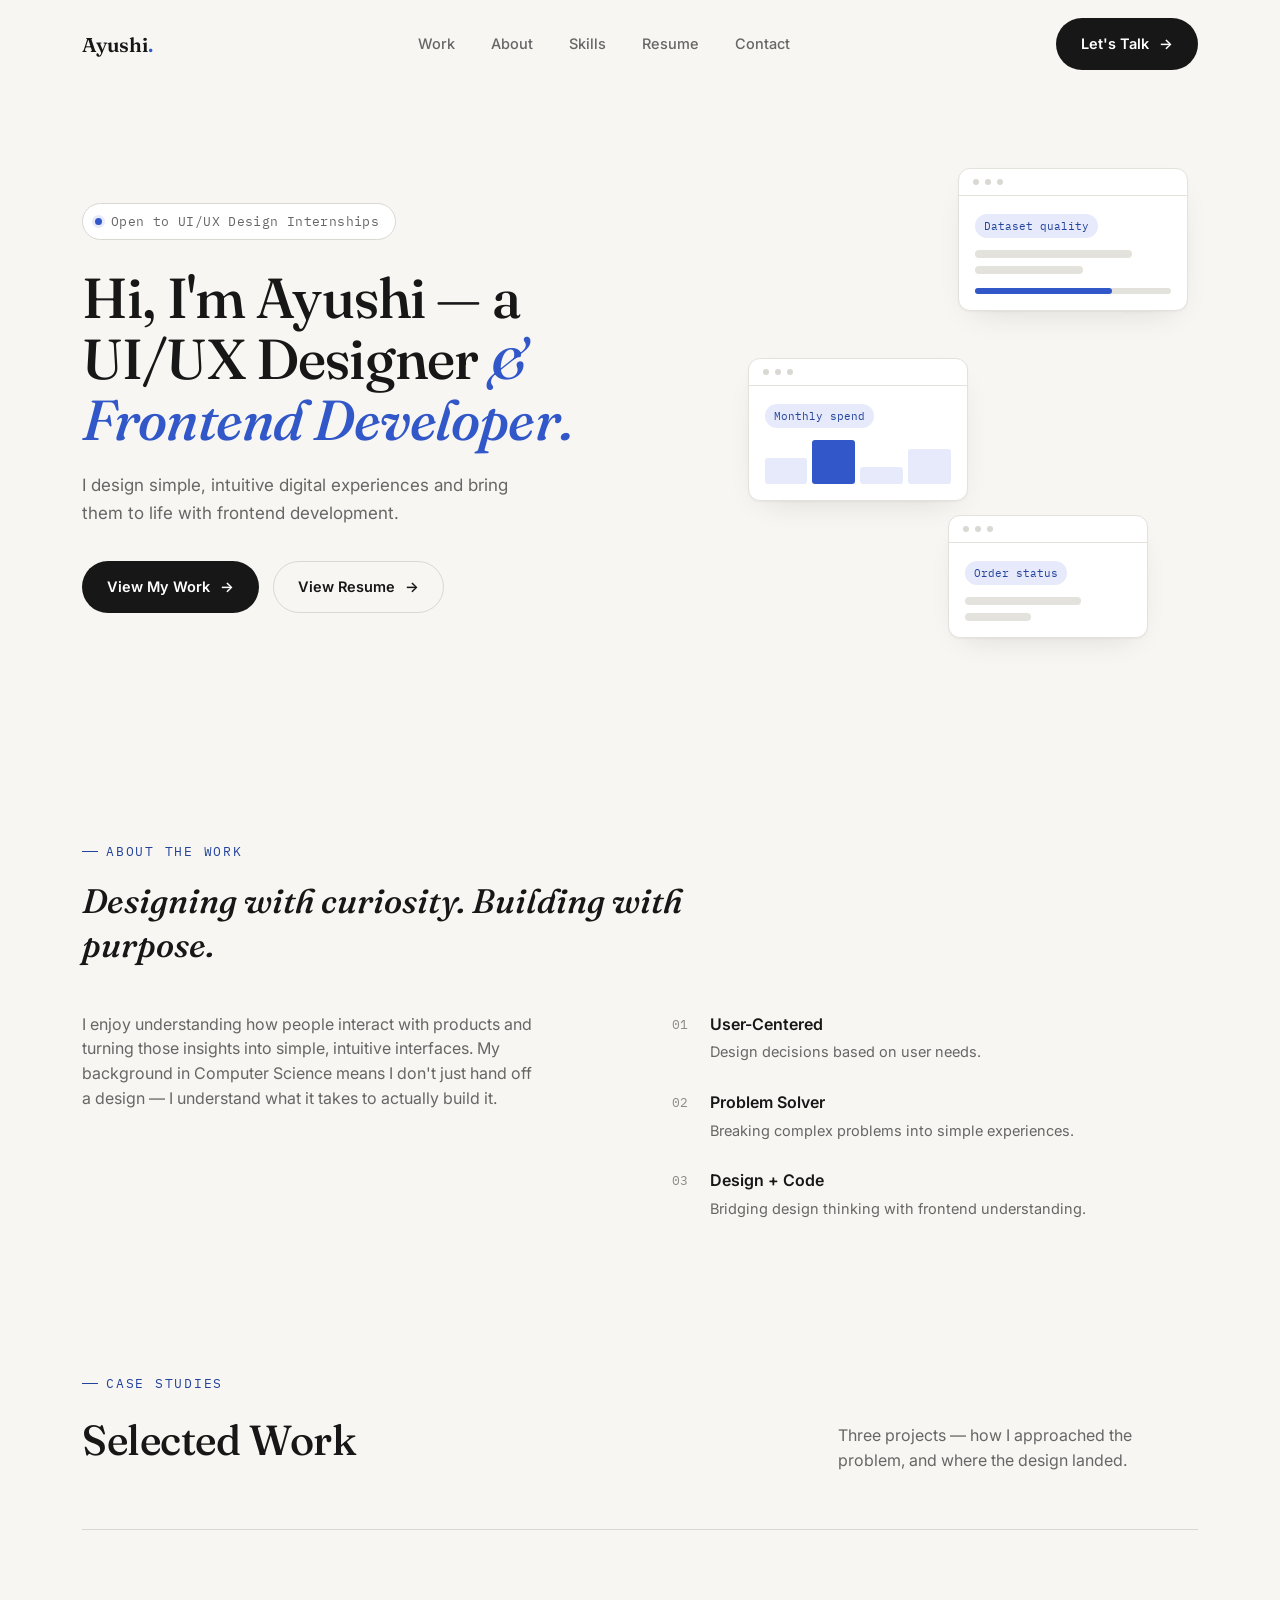
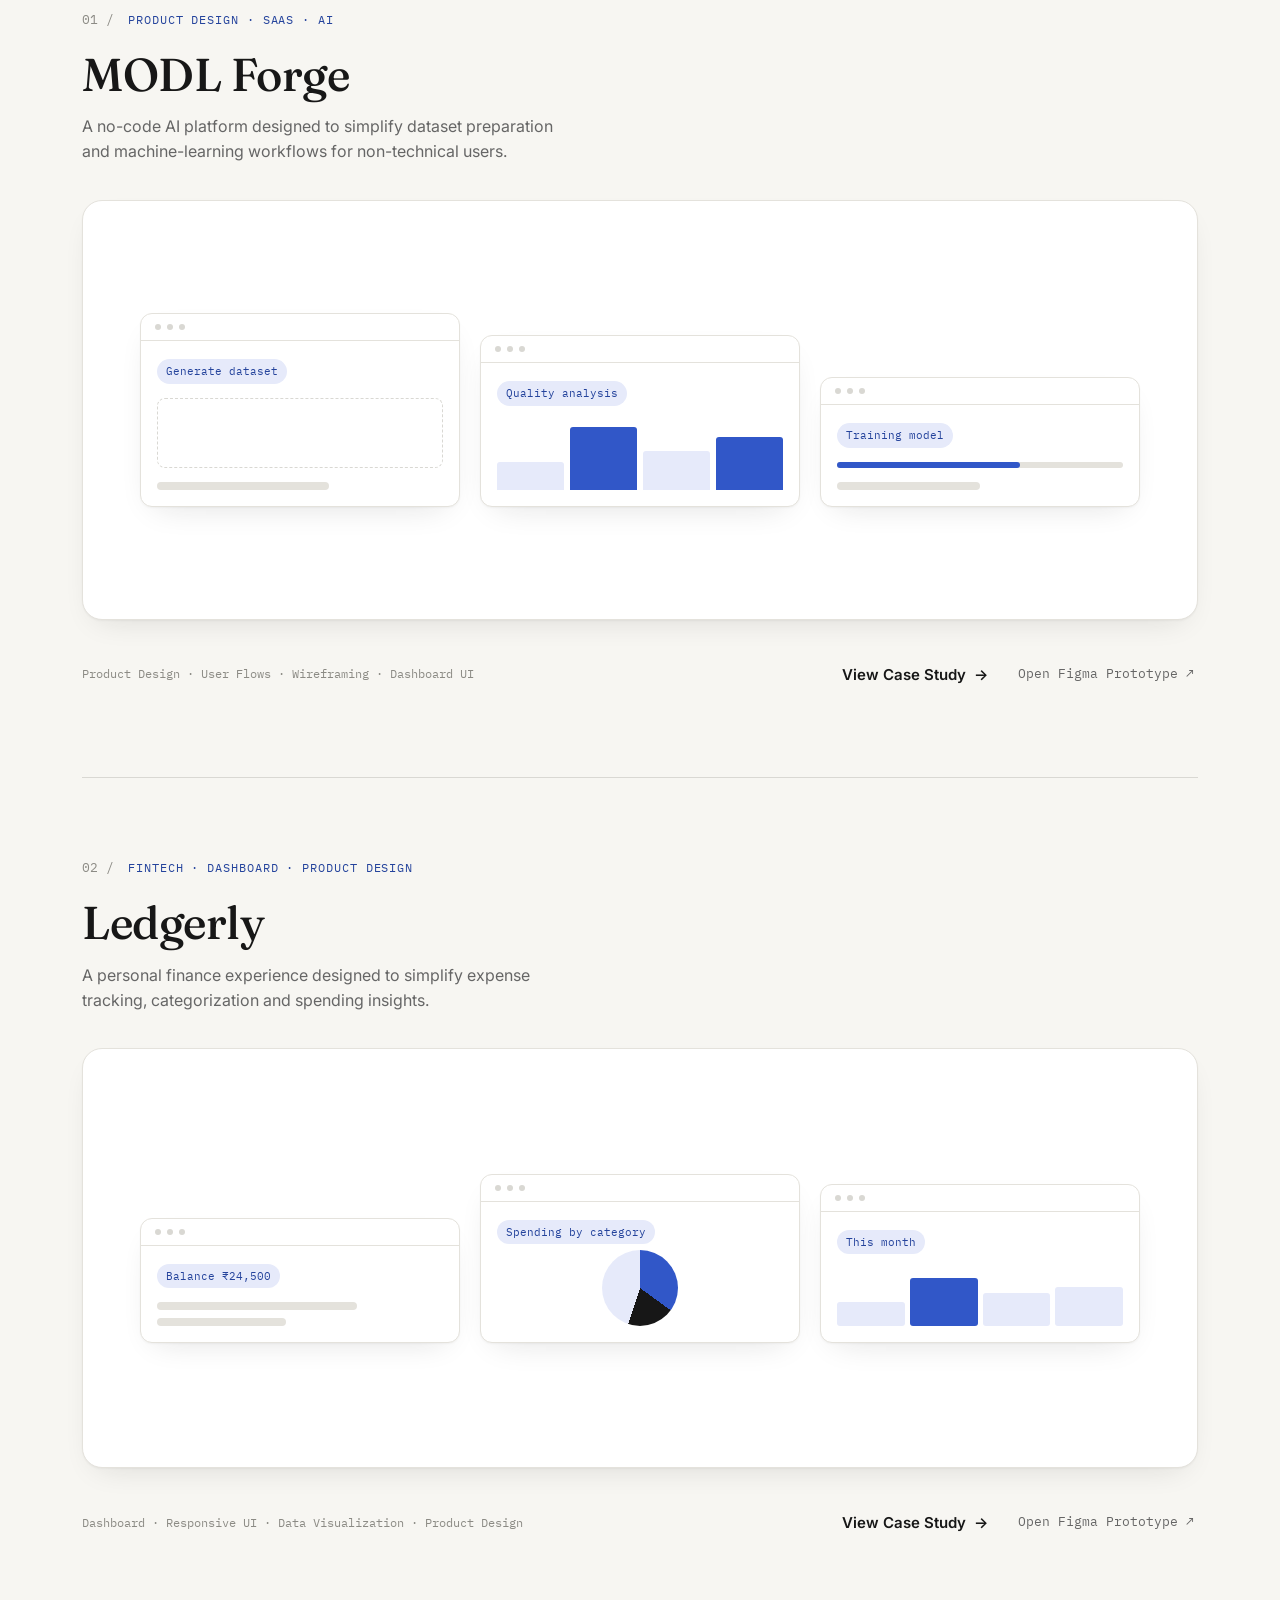
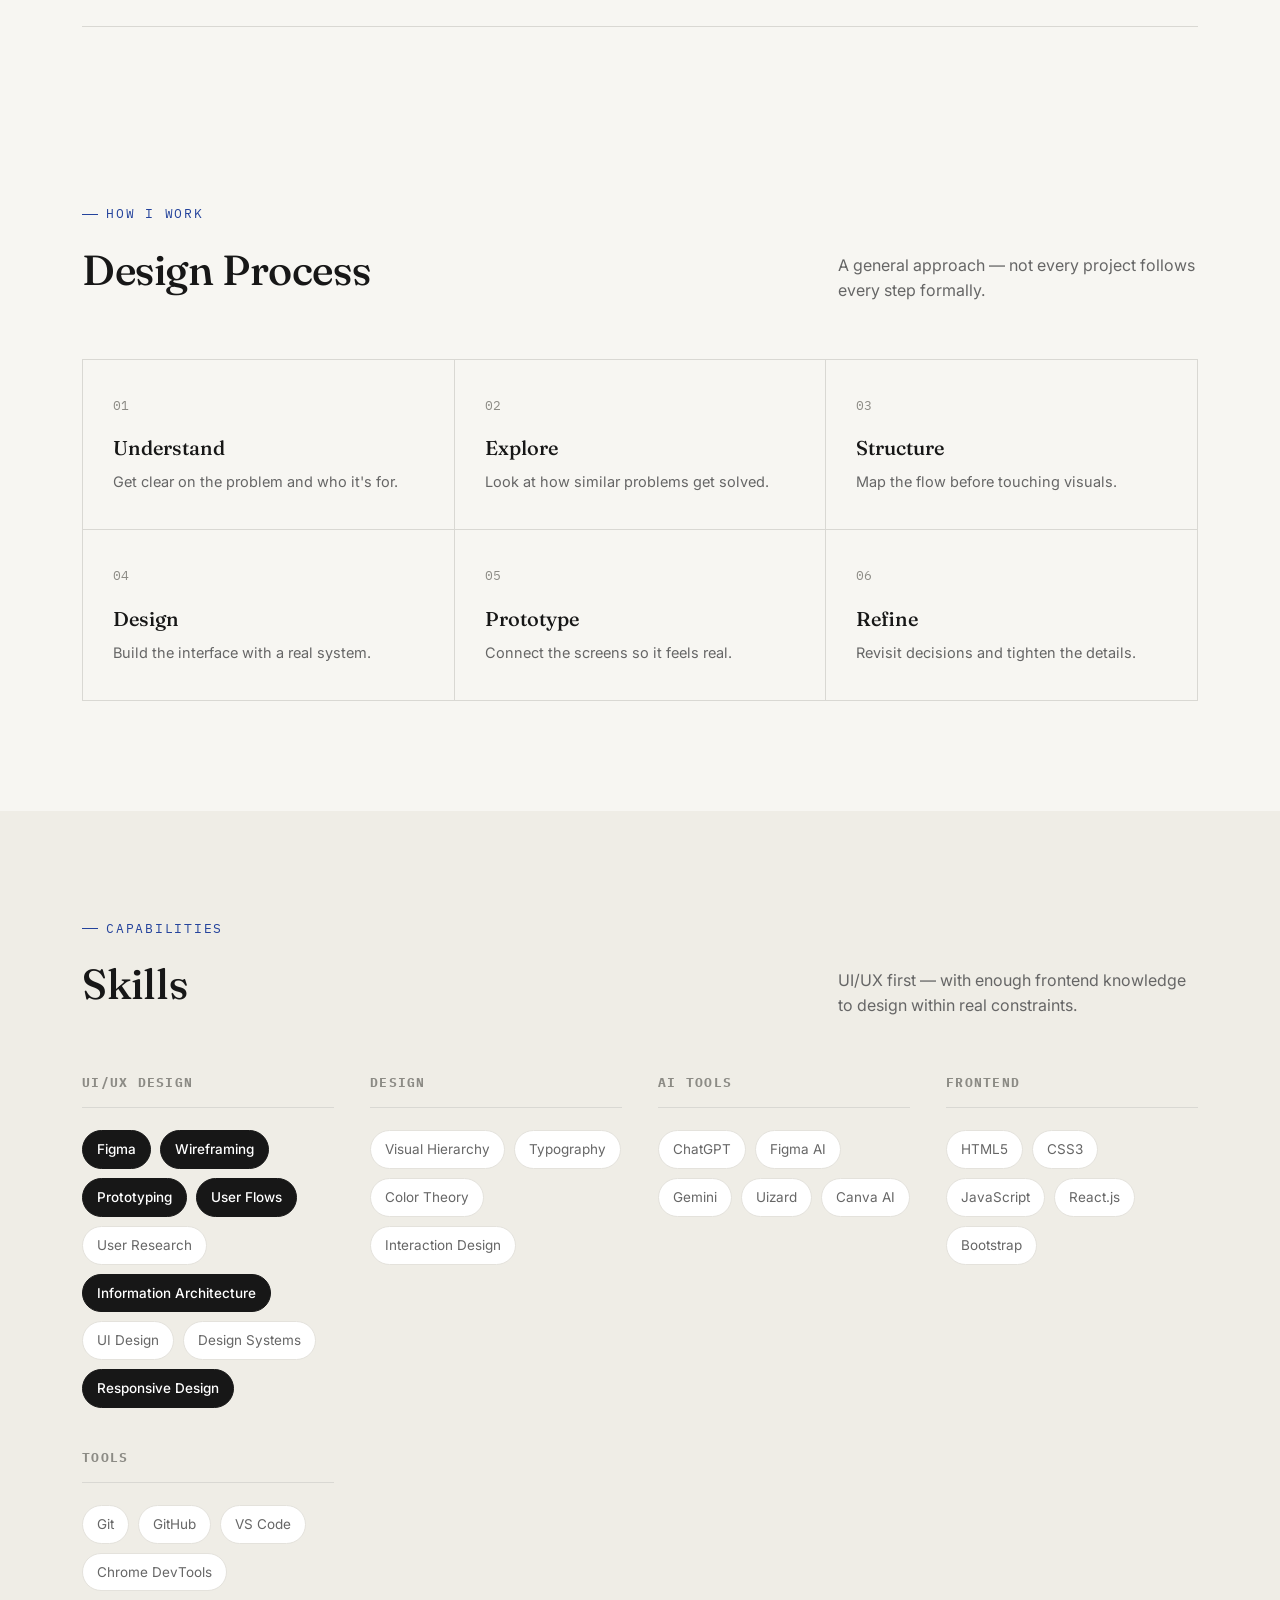
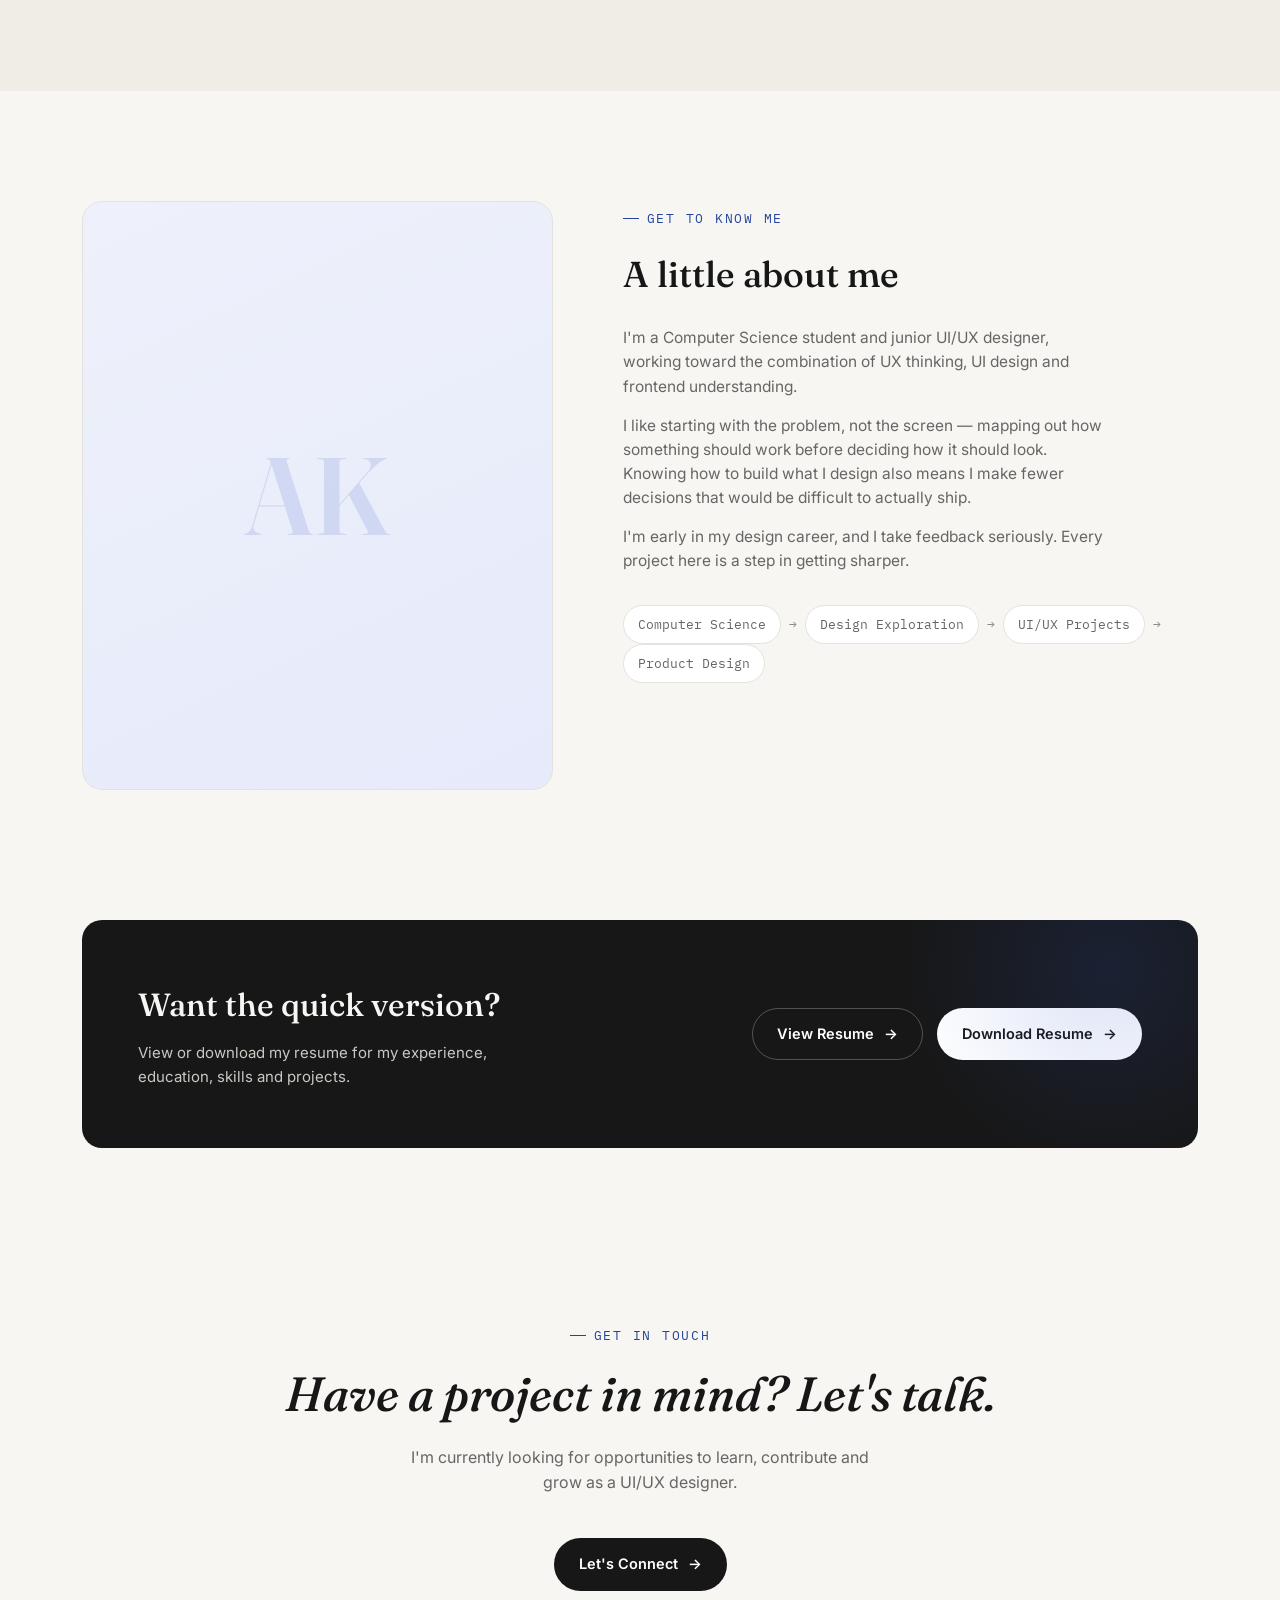
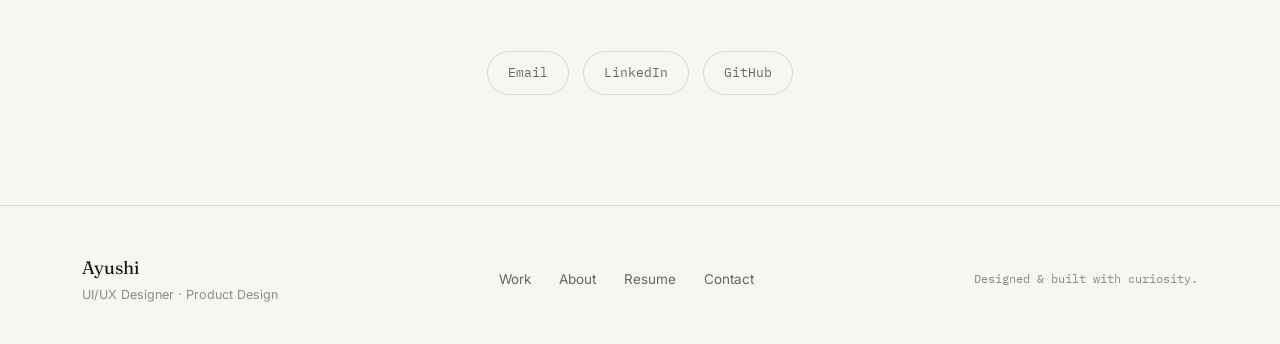
<file: index.html>
<!DOCTYPE html>
<html lang="en">
<head>
<meta charset="UTF-8">
<meta name="viewport" content="width=device-width, initial-scale=1.0">
<title>Ayushi — UI/UX Designer &amp; Frontend Developer</title>
<meta name="description" content="Ayushi — UI/UX Designer &amp; Frontend Developer. Case studies in SaaS dashboard design, fintech UX and mobile product design.">
<link rel="preconnect" href="https://fonts.googleapis.com">
<link rel="preconnect" href="https://fonts.gstatic.com" crossorigin>
<link href="https://fonts.googleapis.com/css2?family=Fraunces:ital,opsz,wght@0,9..144,400;0,9..144,500;0,9..144,600;1,9..144,500&family=Inter:wght@400;500;600;700&family=IBM+Plex+Mono:wght@400;500&display=swap" rel="stylesheet">
<link rel="stylesheet" href="style.css">
</head>
<body>

<!-- ============ NAV ============ -->
<nav class="nav">
  <div class="wrap nav-inner">
    <a href="#top" class="nav-logo">Ayushi<span>.</span></a>
    <div class="nav-links">
      <a href="#work">Work</a>
      <a href="#about">About</a>
      <a href="#skills">Skills</a>
      <a href="#resume">Resume</a>
      <a href="#contact">Contact</a>
    </div>
    <div class="nav-cta">
      <a href="#contact" class="btn btn-primary">Let's Talk <span class="btn-arrow">→</span></a>
      <button class="nav-burger" aria-label="Open menu" aria-expanded="false">
        <span></span><span></span><span></span>
      </button>
    </div>
  </div>
</nav>

<div class="mobile-menu" id="mobileMenu">
  <a href="#work">Work</a>
  <a href="#about">About</a>
  <a href="#skills">Skills</a>
  <a href="#resume">Resume</a>
  <a href="#contact">Contact</a>
  <a href="#contact" class="btn btn-primary">Let's Talk <span class="btn-arrow">→</span></a>
</div>

<main id="top">

  <!-- ============ HERO ============ -->
  <section class="hero">
    <div class="wrap hero-grid">
      <div>
        <span class="badge"><span class="dot"></span> Open to UI/UX Design Internships</span>
        <h1 class="hero-title reveal">Hi, I'm Ayushi — a UI/UX Designer <em>&amp; Frontend Developer.</em></h1>
        <p class="hero-sub reveal">I design simple, intuitive digital experiences and bring them to life with frontend development.</p>
        <div class="hero-actions reveal">
          <a href="#work" class="btn btn-primary">View My Work <span class="btn-arrow">→</span></a>
          <a href="#resume" class="btn btn-ghost">View Resume <span class="btn-arrow">→</span></a>
        </div>
      </div>

      <div class="hero-visual reveal">
        <div class="mock-stack">
          <div class="screen hero-card hero-card--1">
            <div class="screen-head"><i></i><i></i><i></i></div>
            <div class="screen-body">
              <span class="chip">Dataset quality</span>
              <div class="bar" style="width:80%;margin-top:12px"></div>
              <div class="bar" style="width:55%"></div>
              <div class="progress-track" style="margin-top:14px"><div class="progress-fill" style="width:70%"></div></div>
            </div>
          </div>
          <div class="screen hero-card hero-card--2">
            <div class="screen-head"><i></i><i></i><i></i></div>
            <div class="screen-body">
              <span class="chip">Monthly spend</span>
              <div style="display:flex;align-items:flex-end;gap:5px;height:44px;margin-top:12px">
                <div style="flex:1;height:60%;background:var(--accent-pale);border-radius:3px"></div>
                <div style="flex:1;height:100%;background:var(--accent);border-radius:3px"></div>
                <div style="flex:1;height:40%;background:var(--accent-pale);border-radius:3px"></div>
                <div style="flex:1;height:80%;background:var(--accent-pale);border-radius:3px"></div>
              </div>
            </div>
          </div>
          <div class="screen hero-card hero-card--3">
            <div class="screen-head"><i></i><i></i><i></i></div>
            <div class="screen-body">
              <span class="chip">Order status</span>
              <div class="bar" style="width:70%;margin-top:12px"></div>
              <div class="bar" style="width:40%"></div>
            </div>
          </div>
        </div>
      </div>
    </div>
  </section>

  <!-- ============ QUICK INTRO ============ -->
  <section class="intro">
    <div class="wrap">
      <div class="intro-head reveal">
        <span class="eyebrow">About the work</span>
        <h2 style="margin-top:18px">Designing with curiosity. Building with purpose.</h2>
      </div>
      <div class="intro-body">
        <p class="intro-text reveal">I enjoy understanding how people interact with products and turning those insights into simple, intuitive interfaces. My background in Computer Science means I don't just hand off a design — I understand what it takes to actually build it.</p>
        <div class="intro-highlights reveal-stagger">
          <div class="highlight reveal" style="--i:0">
            <span class="highlight-num">01</span>
            <div><h3>User-Centered</h3><p>Design decisions based on user needs.</p></div>
          </div>
          <div class="highlight reveal" style="--i:1">
            <span class="highlight-num">02</span>
            <div><h3>Problem Solver</h3><p>Breaking complex problems into simple experiences.</p></div>
          </div>
          <div class="highlight reveal" style="--i:2">
            <span class="highlight-num">03</span>
            <div><h3>Design + Code</h3><p>Bridging design thinking with frontend understanding.</p></div>
          </div>
        </div>
      </div>
    </div>
  </section>

  <!-- ============ SELECTED WORK ============ -->
  <section class="work" id="work">
    <div class="wrap">
      <div class="section-head reveal">
        <div>
          <span class="eyebrow">Case studies</span>
          <h2>Selected Work</h2>
        </div>
        <p>Three projects — how I approached the problem, and where the design landed.</p>
      </div>

      <div class="work-list">

        <!-- MODL Forge -->
        <article class="work-block reveal">
          <div class="work-block-head">
            <div class="work-eyebrow">
              <span class="num">01 /</span>
              <span class="cat">Product Design · SaaS · AI</span>
            </div>
            <h3 class="work-title">MODL Forge</h3>
            <p class="work-desc">A no-code AI platform designed to simplify dataset preparation and machine-learning workflows for non-technical users.</p>
          </div>

          <div class="work-visual viz-modl">
            <div class="screens-row">
              <div class="screen">
                <div class="screen-head"><i></i><i></i><i></i></div>
                <div class="screen-body">
                  <span class="chip">Generate dataset</span>
                  <div style="border:1.5px dashed var(--line);border-radius:8px;height:70px;margin-top:14px"></div>
                  <div class="bar" style="margin-top:14px;width:60%"></div>
                </div>
              </div>
              <div class="screen">
                <div class="screen-head"><i></i><i></i><i></i></div>
                <div class="screen-body">
                  <span class="chip">Quality analysis</span>
                  <div class="chart-row"><div class="chart-bar" style="height:40%"></div><div class="chart-bar hi" style="height:90%"></div><div class="chart-bar" style="height:55%"></div><div class="chart-bar hi" style="height:75%"></div></div>
                </div>
              </div>
              <div class="screen">
                <div class="screen-head"><i></i><i></i><i></i></div>
                <div class="screen-body">
                  <span class="chip">Training model</span>
                  <div class="progress-track"><div class="progress-fill" style="width:64%"></div></div>
                  <div class="bar" style="margin-top:14px;width:50%"></div>
                </div>
              </div>
            </div>
          </div>

          <div class="work-foot">
            <span class="work-tools">Product Design · User Flows · Wireframing · Dashboard UI</span>
            <div class="work-actions">
              <a href="case-study-modl-forge.html" class="work-link">View Case Study <span class="btn-arrow">→</span></a>
              <a href="https://www.figma.com/proto/oGThOvsB5RGAtahysd8KXV/MODL-Forge-%E2%80%94-UI-UX-Design?t=FHy4yyKguEXQuQ1P-1" target="_blank" rel="noopener noreferrer" class="figma-btn" data-figma="modlForge">Open Figma Prototype ↗</a>
            </div>
          </div>
        </article>

        <!-- Ledgerly -->
        <article class="work-block reveal">
          <div class="work-block-head">
            <div class="work-eyebrow">
              <span class="num">02 /</span>
              <span class="cat">Fintech · Dashboard · Product Design</span>
            </div>
            <h3 class="work-title">Ledgerly</h3>
            <p class="work-desc">A personal finance experience designed to simplify expense tracking, categorization and spending insights.</p>
          </div>

          <div class="work-visual viz-ledgerly">
            <div class="screens-row">
              <div class="screen">
                <div class="screen-head"><i></i><i></i><i></i></div>
                <div class="screen-body">
                  <span class="chip">Balance ₹24,500</span>
                  <div class="bar" style="margin-top:14px;width:70%"></div>
                  <div class="bar" style="width:45%"></div>
                </div>
              </div>
              <div class="screen">
                <div class="screen-head"><i></i><i></i><i></i></div>
                <div class="screen-body">
                  <span class="chip">Spending by category</span>
                  <div class="donut"></div>
                </div>
              </div>
              <div class="screen">
                <div class="screen-head"><i></i><i></i><i></i></div>
                <div class="screen-body">
                  <span class="chip">This month</span>
                  <div style="display:flex;align-items:flex-end;gap:5px;height:60px;margin-top:12px">
                    <div style="flex:1;height:40%;background:var(--accent-pale);border-radius:3px"></div>
                    <div style="flex:1;height:80%;background:var(--accent);border-radius:3px"></div>
                    <div style="flex:1;height:55%;background:var(--accent-pale);border-radius:3px"></div>
                    <div style="flex:1;height:65%;background:var(--accent-pale);border-radius:3px"></div>
                  </div>
                </div>
              </div>
            </div>
          </div>

          <div class="work-foot">
            <span class="work-tools">Dashboard · Responsive UI · Data Visualization · Product Design</span>
            <div class="work-actions">
              <a href="case-study-ledgerly.html" class="work-link">View Case Study <span class="btn-arrow">→</span></a>
              <a href="https://www.figma.com/proto/wmGTj54l7tdTn5f6kbxDIk/Legderly-wireframe?node-id=1-3&t=SEIZBuk9KlmpDZgC-1" target="_blank" rel="noopener noreferrer" class="figma-btn" data-figma="ledgerly">Open Figma Prototype ↗</a>
            </div>
          </div>
        </article>

      </div>
    </div>
  </section>


     

  <!-- ============ DESIGN PROCESS ============ -->
  <section class="process">
    <div class="wrap">
      <div class="section-head reveal">
        <div>
          <span class="eyebrow">How I work</span>
          <h2>Design Process</h2>
        </div>
        <p>A general approach — not every project follows every step formally.</p>
      </div>

      <div class="process-grid reveal">
        <div class="process-step"><span class="process-num">01</span><h3>Understand</h3><p>Get clear on the problem and who it's for.</p></div>
        <div class="process-step"><span class="process-num">02</span><h3>Explore</h3><p>Look at how similar problems get solved.</p></div>
        <div class="process-step"><span class="process-num">03</span><h3>Structure</h3><p>Map the flow before touching visuals.</p></div>
        <div class="process-step"><span class="process-num">04</span><h3>Design</h3><p>Build the interface with a real system.</p></div>
        <div class="process-step"><span class="process-num">05</span><h3>Prototype</h3><p>Connect the screens so it feels real.</p></div>
        <div class="process-step"><span class="process-num">06</span><h3>Refine</h3><p>Revisit decisions and tighten the details.</p></div>
      </div>
    </div>
  </section>

  <!-- ============ SKILLS ============ -->
  <section class="skills" id="skills">
    <div class="wrap">
      <div class="section-head reveal">
        <div>
          <span class="eyebrow">Capabilities</span>
          <h2>Skills</h2>
        </div>
        <p>UI/UX first — with enough frontend knowledge to design within real constraints.</p>
      </div>

      <div class="skills-grid">
        <div class="skill-col reveal">
          <h3>UI/UX Design</h3>
          <div class="skill-tags">
            <span class="is-used">Figma</span>
            <span class="is-used">Wireframing</span>
            <span class="is-used">Prototyping</span>
            <span class="is-used">User Flows</span>
            <span>User Research</span>
            <span class="is-used">Information Architecture</span>
            <span>UI Design</span>
            <span>Design Systems</span>
            <span class="is-used">Responsive Design</span>
          </div>
        </div>
        <div class="skill-col reveal">
          <h3>Design</h3>
          <div class="skill-tags">
            <span>Visual Hierarchy</span>
            <span>Typography</span>
            <span>Color Theory</span>
            <span>Interaction Design</span>
          </div>
        </div>
        <div class="skill-col reveal">
          <h3>AI Tools</h3>
          <div class="skill-tags">
            <span>ChatGPT</span>
            <span>Figma AI</span>
            <span>Gemini</span>
            <span>Uizard</span>
            <span>Canva AI</span>
          </div>
        </div>
        <div class="skill-col reveal">
          <h3>Frontend</h3>
          <div class="skill-tags">
            <span>HTML5</span>
            <span>CSS3</span>
            <span>JavaScript</span>
            <span>React.js</span>
            <span>Bootstrap</span>
          </div>
        </div>
        <div class="skill-col reveal">
          <h3>Tools</h3>
          <div class="skill-tags">
            <span>Git</span>
            <span>GitHub</span>
            <span>VS Code</span>
            <span>Chrome DevTools</span>
          </div>
        </div>
      </div>
    </div>
  </section>

  <!-- ============ ABOUT ============ -->
  <section class="about" id="about">
    <div class="wrap about-grid">
      <div class="about-photo reveal"></div>
      <div class="reveal">
        <span class="eyebrow">Get to know me</span>
        <h2 style="margin-top:18px">A little about me</h2>
        <div class="about-text">
          <p>I'm a Computer Science student and junior UI/UX designer, working toward the combination of UX thinking, UI design and frontend understanding.</p>
          <p>I like starting with the problem, not the screen — mapping out how something should work before deciding how it should look. Knowing how to build what I design also means I make fewer decisions that would be difficult to actually ship.</p>
          <p>I'm early in my design career, and I take feedback seriously. Every project here is a step in getting sharper.</p>
        </div>
        <div class="about-timeline">
          <span>Computer Science</span><span class="arrow">→</span>
          <span>Design Exploration</span><span class="arrow">→</span>
          <span>UI/UX Projects</span><span class="arrow">→</span>
          <span>Product Design</span>
        </div>
      </div>
    </div>
  </section>

  <!-- ============ RESUME ============ -->
  <section class="resume" id="resume">
    <div class="wrap">
      <div class="resume-panel reveal">
        <div>
          <h2>Want the quick version?</h2>
          <p>View or download my resume for my experience, education, skills and projects.</p>
        </div>
        <div class="resume-actions">
          <a href="#" class="btn btn-ghost" data-resume>View Resume <span class="btn-arrow">→</span></a>
          <a href="#" class="btn btn-primary" data-resume>Download Resume <span class="btn-arrow">→</span></a>
        </div>
      </div>
    </div>
  </section>

  <!-- ============ CONTACT ============ -->
  <section class="contact" id="contact">
    <div class="wrap">
      <span class="eyebrow reveal">Get in touch</span>
      <h2 class="reveal" style="margin-top:20px">Have a project in mind? Let's talk.</h2>
      <p class="contact-sub reveal">I'm currently looking for opportunities to learn, contribute and grow as a UI/UX designer.</p>
      <div class="contact-cta reveal">
        <a href="mailto:ayushi.110718@gmail.com" class="btn btn-primary">Let's Connect <span class="btn-arrow">→</span></a>
      </div>
      <div class="contact-links reveal">
        <a href="mailto:ayushi.110718@gmail.com">Email</a>
        <a href="https://linkedin.com" target="_blank" rel="noopener">LinkedIn</a>
        <a href="https://github.com" target="_blank" rel="noopener">GitHub</a>
      </div>
    </div>
  </section>

</main>

<!-- ============ FOOTER ============ -->
<footer class="footer">
  <div class="wrap footer-inner">
    <div class="footer-brand">Ayushi<small>UI/UX Designer · Product Design</small></div>
    <div class="footer-links">
      <a href="#work">Work</a>
      <a href="#about">About</a>
      <a href="#resume">Resume</a>
      <a href="#contact">Contact</a>
    </div>
    <div class="footer-note">Designed &amp; built with curiosity.</div>
  </div>
</footer>

<script src="script.js"></script>
</body>
</html>
</file>
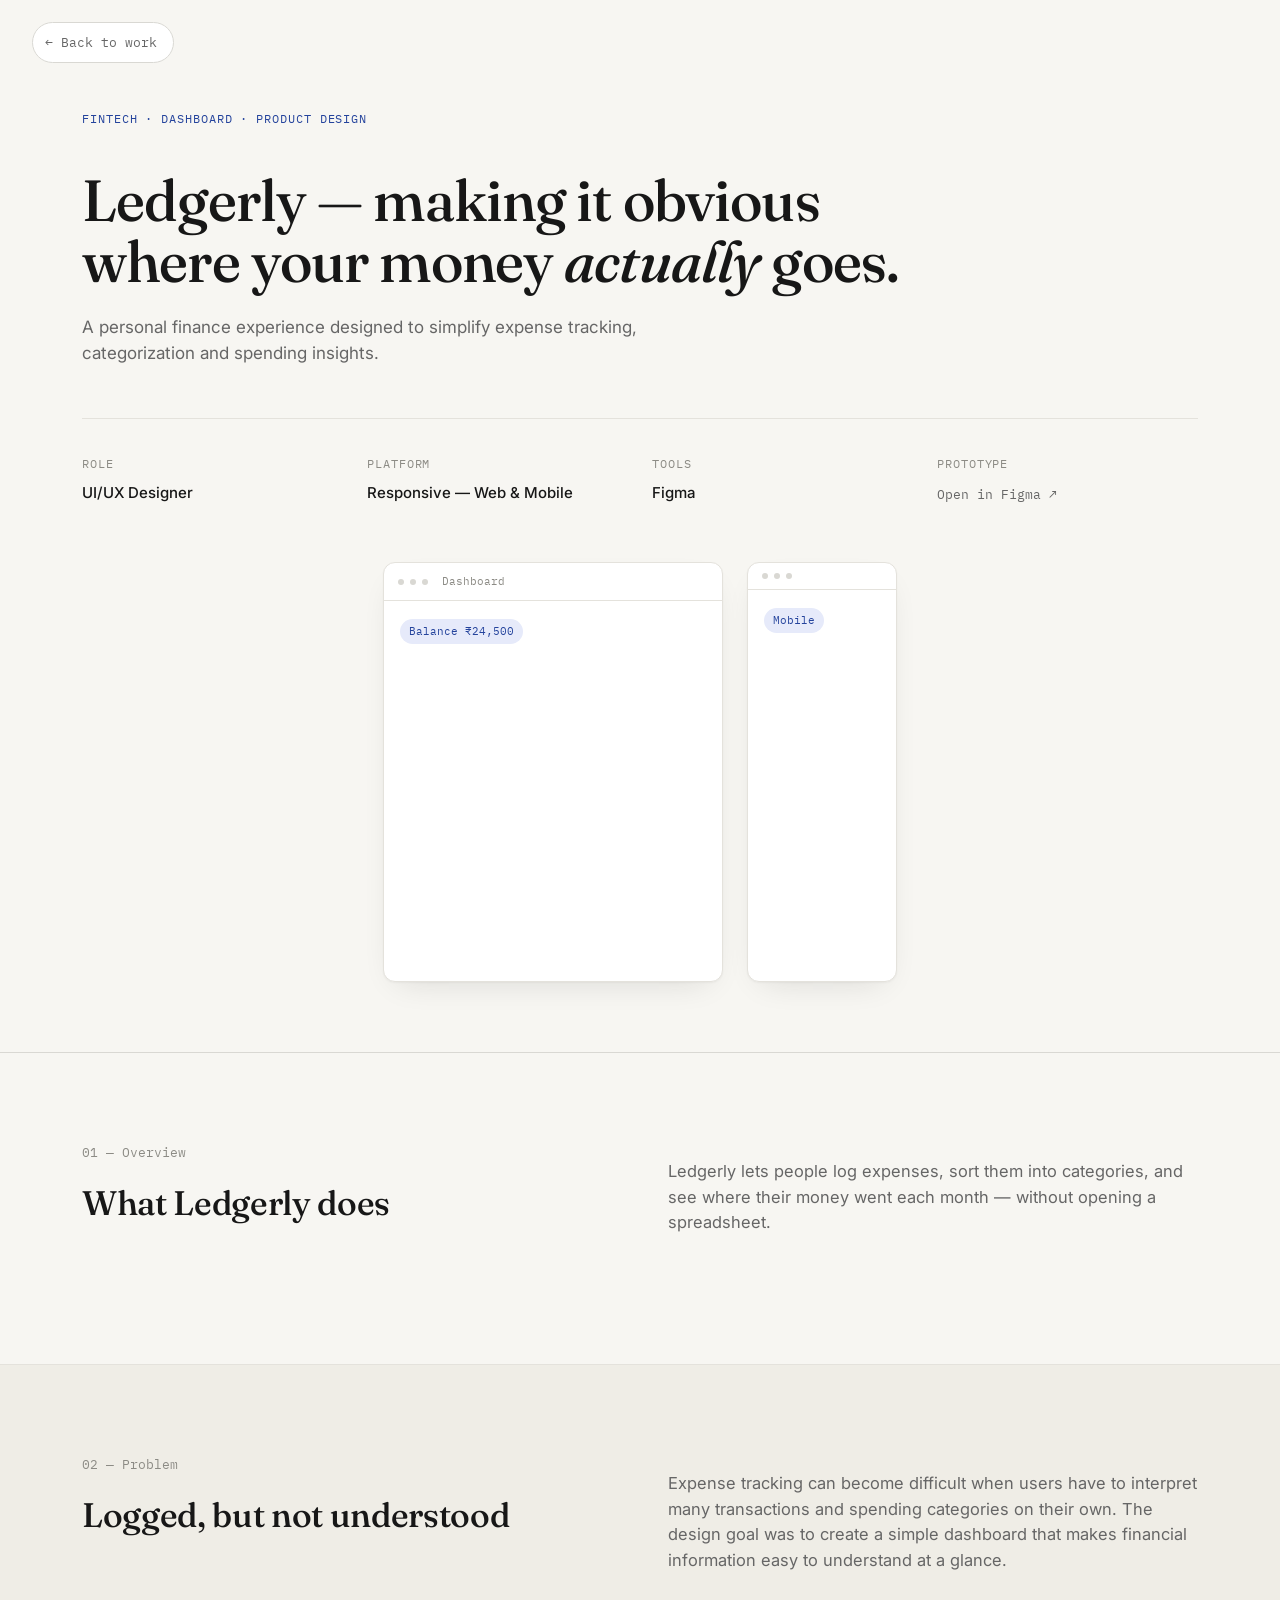
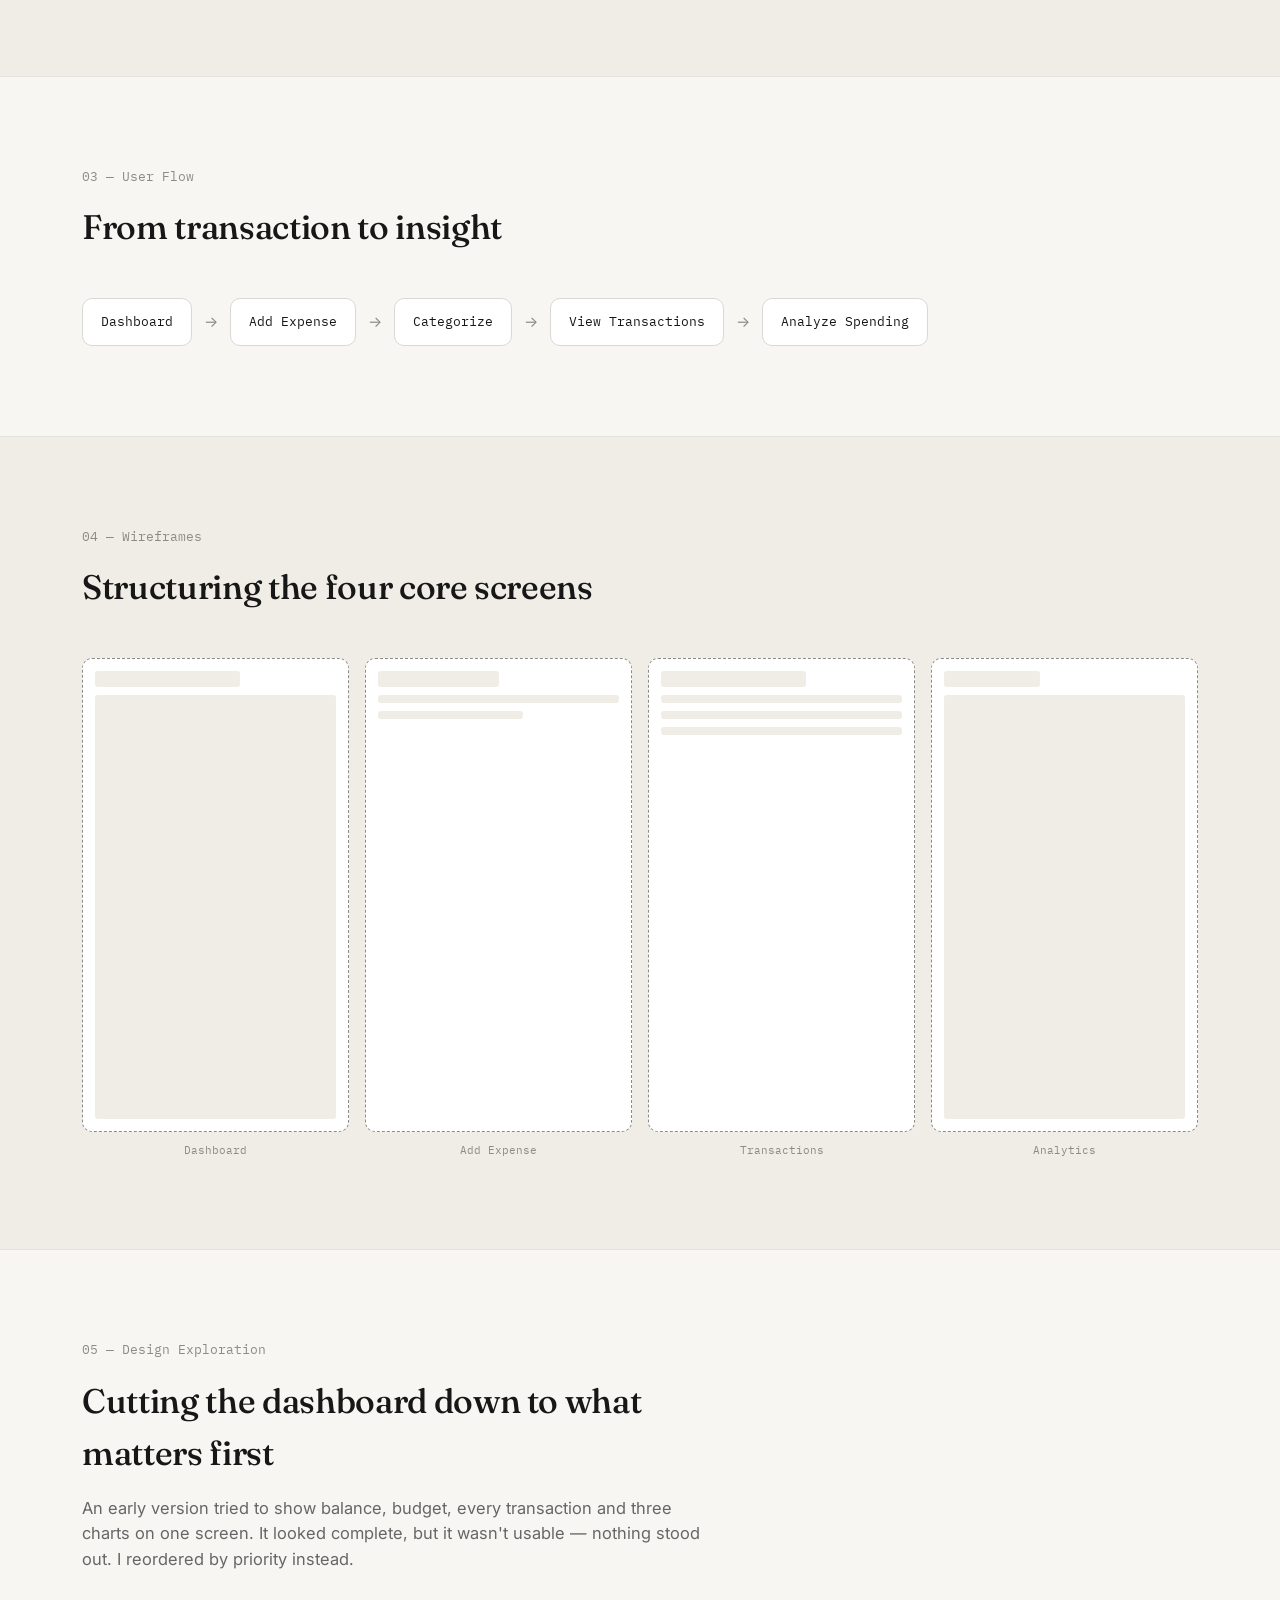
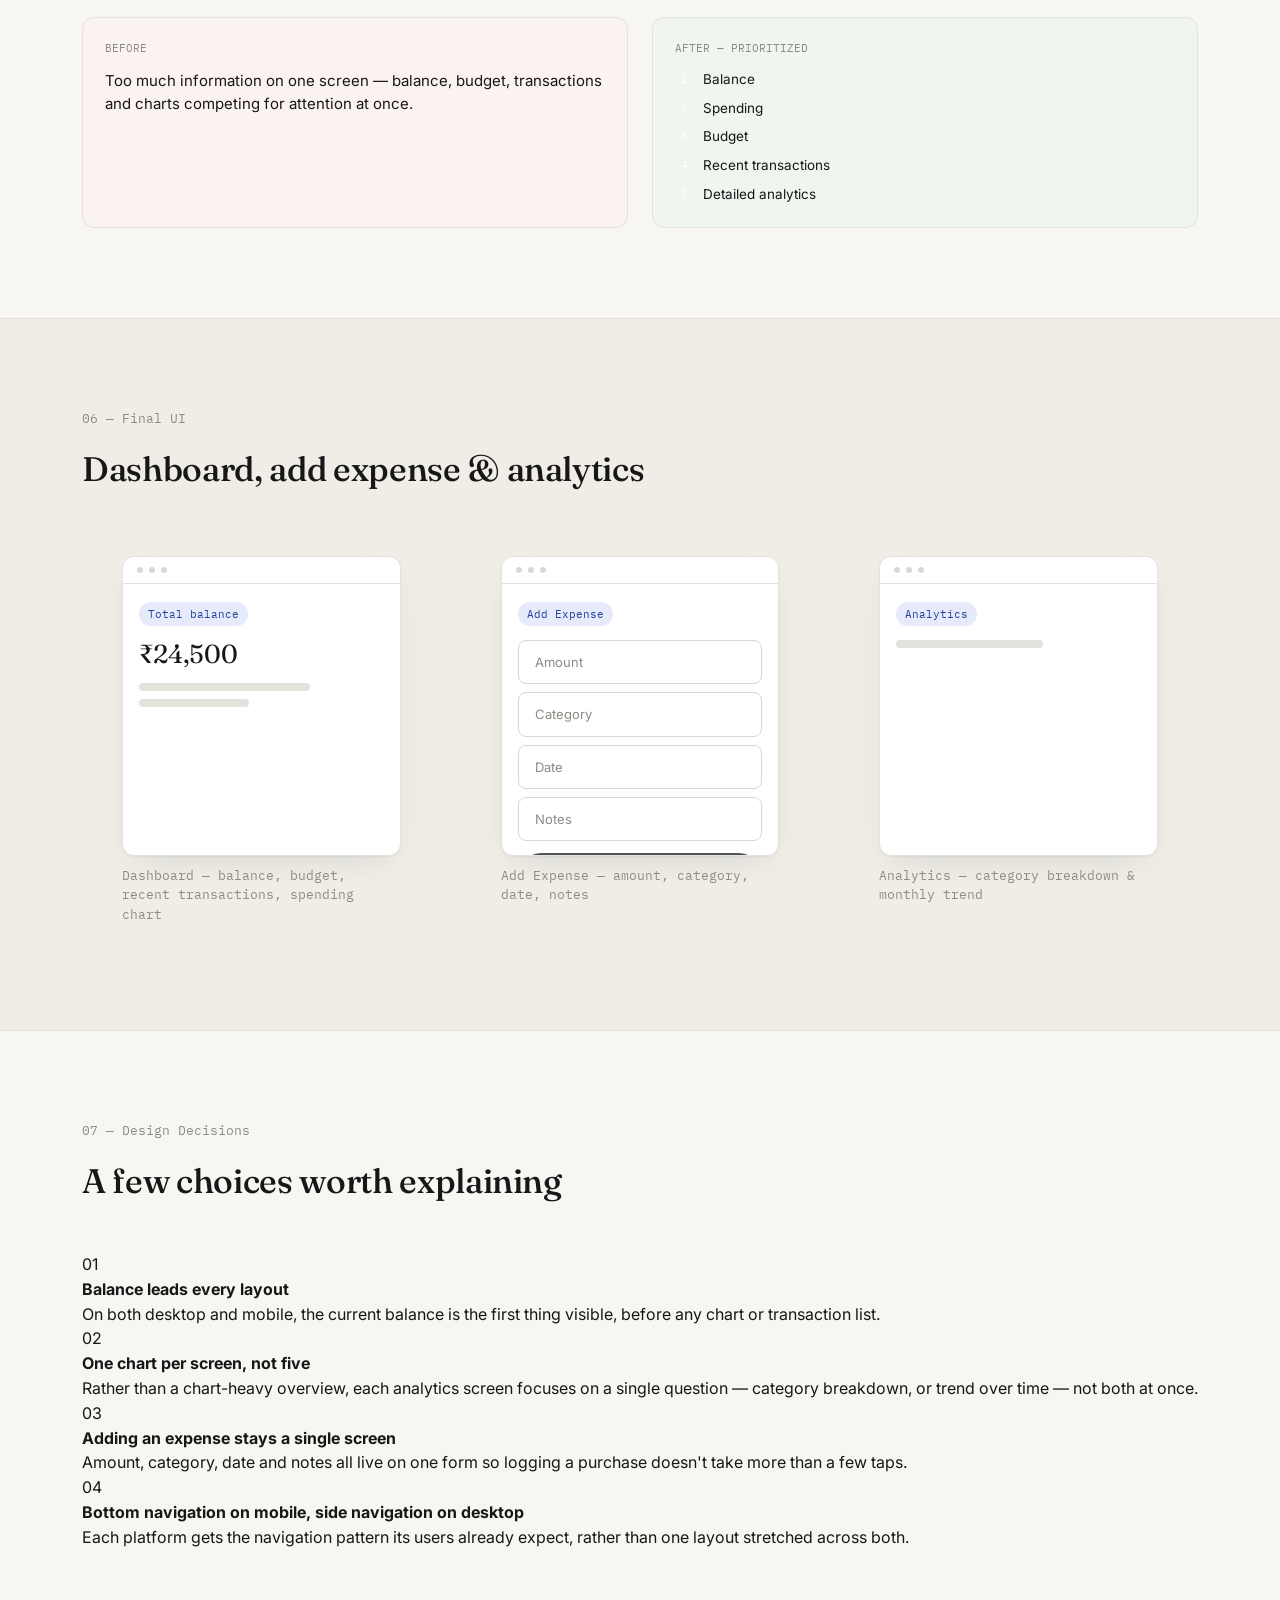
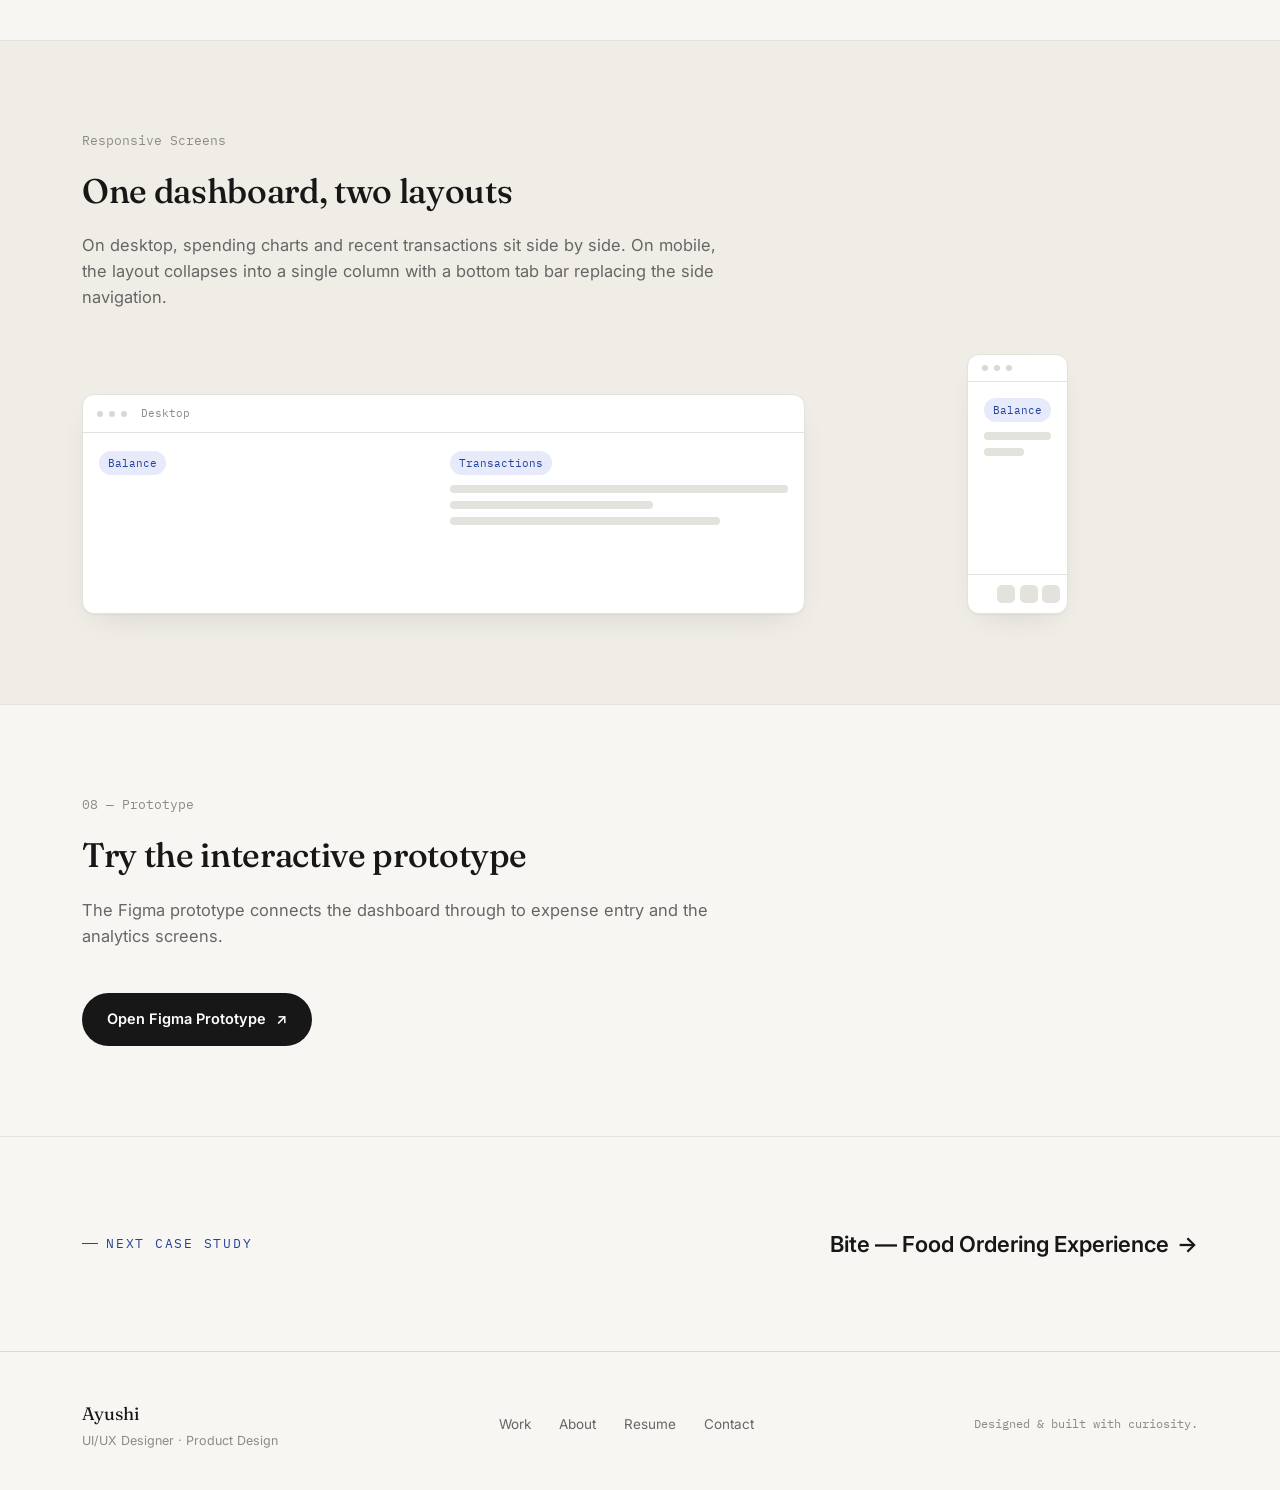
<file: case-study-bite.html>
<!DOCTYPE html>
<html lang="en">
<head>
<meta charset="UTF-8">
<meta name="viewport" content="width=device-width, initial-scale=1.0">
<title>Ledgerly — Case Study · Ayushi</title>
<link rel="preconnect" href="https://fonts.googleapis.com">
<link rel="preconnect" href="https://fonts.gstatic.com" crossorigin>
<link href="https://fonts.googleapis.com/css2?family=Fraunces:ital,opsz,wght@0,9..144,400;0,9..144,500;0,9..144,600;1,9..144,500&family=Inter:wght@400;500;600;700&family=IBM+Plex+Mono:wght@400;500&display=swap" rel="stylesheet">
<link rel="stylesheet" href="style.css">
<link rel="stylesheet" href="case-study.css">
</head>
<body>

<a href="index.html#work" class="cs-back">← Back to work</a>

<main>
  <!-- HERO -->
  <section class="cs-hero">
    <div class="wrap">
      <div class="cs-kicker reveal">
        <span class="work-eyebrow"><span class="cat">Fintech · Dashboard · Product Design</span></span>
      </div>
      <h1 class="cs-title reveal">Ledgerly — making it obvious where your money <em>actually</em> goes.</h1>
      <p class="cs-desc reveal">A personal finance experience designed to simplify expense tracking, categorization and spending insights.</p>

      <div class="cs-meta reveal">
        <div><span class="label">Role</span><span class="value">UI/UX Designer</span></div>
        <div><span class="label">Platform</span><span class="value">Responsive — Web &amp; Mobile</span></div>
        <div><span class="label">Tools</span><span class="value">Figma</span></div>
        <div><span class="label">Prototype</span><a href="PASTE_LEDGERLY_FIGMA_LINK_HERE" target="_blank" rel="noopener noreferrer" class="figma-btn" data-figma="ledgerly" style="padding:0">Open in Figma ↗</a></div>
      </div>

      <div class="cs-hero-visual reveal">
        <div style="display:flex;gap:24px;justify-content:center;height:100%;flex-wrap:wrap">
          <div class="screen" style="width:340px;height:100%">
            <div class="screen-head"><i></i><i></i><i></i><span class="font-mono" style="font-size:11px;color:var(--ink-faint);margin-left:8px">Dashboard</span></div>
            <div class="screen-body">
              <span class="chip">Balance ₹24,500</span>
              <div class="bar-chart" style="margin-top:14px"><div class="b" style="height:40%"></div><div class="b hi" style="height:75%"></div><div class="b" style="height:55%"></div><div class="b hi" style="height:90%"></div><div class="b" style="height:35%"></div><div class="b" style="height:60%"></div></div>
            </div>
          </div>
          <div class="screen" style="width:150px;height:100%">
            <div class="screen-head"><i></i><i></i><i></i></div>
            <div class="screen-body">
              <span class="chip">Mobile</span>
              <div class="donut" style="margin-top:14px"></div>
            </div>
          </div>
        </div>
      </div>
    </div>
  </section>

  <!-- 01 OVERVIEW -->
  <section class="cs-section">
    <div class="wrap cs-two-col">
      <div class="cs-section-head reveal">
        <span class="cs-num">01 — Overview</span>
        <h2 class="cs-h2">What Ledgerly does</h2>
      </div>
      <p class="cs-lead reveal">Ledgerly lets people log expenses, sort them into categories, and see where their money went each month — without opening a spreadsheet.</p>
    </div>
  </section>

  <!-- 02 PROBLEM -->
  <section class="cs-section" style="background:var(--bg-alt)">
    <div class="wrap cs-two-col">
      <div class="cs-section-head reveal">
        <span class="cs-num">02 — Problem</span>
        <h2 class="cs-h2">Logged, but not understood</h2>
      </div>
      <p class="cs-lead reveal">Expense tracking can become difficult when users have to interpret many transactions and spending categories on their own. The design goal was to create a simple dashboard that makes financial information easy to understand at a glance.</p>
    </div>
  </section>

  <!-- 03 USER FLOW -->
  <section class="cs-section">
    <div class="wrap">
      <div class="cs-section-head reveal">
        <span class="cs-num">03 — User Flow</span>
        <h2 class="cs-h2">From transaction to insight</h2>
      </div>
      <div class="flow reveal">
        <span class="flow-step">Dashboard</span><span class="flow-arrow">→</span>
        <span class="flow-step">Add Expense</span><span class="flow-arrow">→</span>
        <span class="flow-step">Categorize</span><span class="flow-arrow">→</span>
        <span class="flow-step">View Transactions</span><span class="flow-arrow">→</span>
        <span class="flow-step">Analyze Spending</span>
      </div>
    </div>
  </section>

  <!-- 04 WIREFRAMES -->
  <section class="cs-section" style="background:var(--bg-alt)">
    <div class="wrap">
      <div class="cs-section-head reveal">
        <span class="cs-num">04 — Wireframes</span>
        <h2 class="cs-h2">Structuring the four core screens</h2>
      </div>
      <div class="wf-grid reveal">
        <div><div class="wf-frame"><div class="wf-box wf-h"></div><div class="wf-box wf-block"></div></div><p class="wf-caption">Dashboard</p></div>
        <div><div class="wf-frame"><div class="wf-box wf-h" style="width:50%"></div><div class="wf-box wf-line"></div><div class="wf-box wf-line" style="width:60%"></div></div><p class="wf-caption">Add Expense</p></div>
        <div><div class="wf-frame"><div class="wf-box wf-h"></div><div class="wf-box wf-line"></div><div class="wf-box wf-line"></div><div class="wf-box wf-line"></div></div><p class="wf-caption">Transactions</p></div>
        <div><div class="wf-frame"><div class="wf-box wf-h" style="width:40%"></div><div class="wf-box wf-block"></div></div><p class="wf-caption">Analytics</p></div>
      </div>
    </div>
  </section>

  <!-- 05 DESIGN EXPLORATION -->
  <section class="cs-section">
    <div class="wrap">
      <div class="cs-section-head reveal">
        <span class="cs-num">05 — Design Exploration</span>
        <h2 class="cs-h2">Cutting the dashboard down to what matters first</h2>
        <p class="cs-lead">An early version tried to show balance, budget, every transaction and three charts on one screen. It looked complete, but it wasn't usable — nothing stood out. I reordered by priority instead.</p>
      </div>
      <div class="ba-row reveal">
        <div class="ba-card before">
          <span class="ba-label">Before</span>
          <p style="font-size:15px">Too much information on one screen — balance, budget, transactions and charts competing for attention at once.</p>
        </div>
        <div class="ba-card after">
          <span class="ba-label">After — Prioritized</span>
          <ul class="priority-list">
            <li><span>1</span> Balance</li>
            <li><span>2</span> Spending</li>
            <li><span>3</span> Budget</li>
            <li><span>4</span> Recent transactions</li>
            <li><span>5</span> Detailed analytics</li>
          </ul>
        </div>
      </div>
    </div>
  </section>

  <!-- 06 FINAL UI -->
  <section class="cs-section" style="background:var(--bg-alt)">
    <div class="wrap">
      <div class="cs-section-head reveal">
        <span class="cs-num">06 — Final UI</span>
        <h2 class="cs-h2">Dashboard, add expense &amp; analytics</h2>
      </div>
      <div class="ui-gallery cols-3 reveal">
        <figure class="ui-shot">
          <div class="screen" style="height:300px">
            <div class="screen-head"><i></i><i></i><i></i></div>
            <div class="screen-body">
              <span class="chip">Total balance</span>
              <div style="font-family:'Fraunces',serif;font-size:26px;margin:8px 0">₹24,500</div>
              <div class="bar" style="width:70%"></div>
              <div class="bar" style="width:45%"></div>
              <div class="bar-chart" style="margin-top:12px"><div class="b" style="height:40%"></div><div class="b hi" style="height:75%"></div><div class="b" style="height:55%"></div></div>
            </div>
          </div>
          <figcaption>Dashboard — balance, budget, recent transactions, spending chart</figcaption>
        </figure>
        <figure class="ui-shot">
          <div class="screen" style="height:300px">
            <div class="screen-head"><i></i><i></i><i></i></div>
            <div class="screen-body">
              <span class="chip">Add Expense</span>
              <div class="comp-input" style="margin-top:14px">Amount</div>
              <div class="comp-input" style="margin-top:8px">Category</div>
              <div class="comp-input" style="margin-top:8px">Date</div>
              <div class="comp-input" style="margin-top:8px">Notes</div>
              <button class="comp-btn primary" style="width:100%;margin-top:12px;text-align:center;display:block">Save Expense</button>
            </div>
          </div>
          <figcaption>Add Expense — amount, category, date, notes</figcaption>
        </figure>
        <figure class="ui-shot">
          <div class="screen" style="height:300px">
            <div class="screen-head"><i></i><i></i><i></i></div>
            <div class="screen-body">
              <span class="chip">Analytics</span>
              <div class="donut" style="margin-top:10px"></div>
              <div class="bar" style="margin-top:14px;width:60%"></div>
            </div>
          </div>
          <figcaption>Analytics — category breakdown &amp; monthly trend</figcaption>
        </figure>
      </div>
    </div>
  </section>

  <!-- 07 DESIGN DECISIONS -->
  <section class="cs-section">
    <div class="wrap">
      <div class="cs-section-head reveal">
        <span class="cs-num">07 — Design Decisions</span>
        <h2 class="cs-h2">A few choices worth explaining</h2>
      </div>
      <div class="decision-list reveal">
        <div class="decision-item">
          <span class="n">01</span>
          <div><h4>Balance leads every layout</h4><p>On both desktop and mobile, the current balance is the first thing visible, before any chart or transaction list.</p></div>
        </div>
        <div class="decision-item">
          <span class="n">02</span>
          <div><h4>One chart per screen, not five</h4><p>Rather than a chart-heavy overview, each analytics screen focuses on a single question — category breakdown, or trend over time — not both at once.</p></div>
        </div>
        <div class="decision-item">
          <span class="n">03</span>
          <div><h4>Adding an expense stays a single screen</h4><p>Amount, category, date and notes all live on one form so logging a purchase doesn't take more than a few taps.</p></div>
        </div>
        <div class="decision-item">
          <span class="n">04</span>
          <div><h4>Bottom navigation on mobile, side navigation on desktop</h4><p>Each platform gets the navigation pattern its users already expect, rather than one layout stretched across both.</p></div>
        </div>
      </div>
    </div>
  </section>

  <!-- RESPONSIVE -->
  <section class="cs-section" style="background:var(--bg-alt)">
    <div class="wrap">
      <div class="cs-section-head reveal">
        <span class="cs-num">Responsive Screens</span>
        <h2 class="cs-h2">One dashboard, two layouts</h2>
        <p class="cs-lead">On desktop, spending charts and recent transactions sit side by side. On mobile, the layout collapses into a single column with a bottom tab bar replacing the side navigation.</p>
      </div>
      <div class="resp-demo reveal">
        <div class="screen" style="height:220px">
          <div class="screen-head"><i></i><i></i><i></i><span class="font-mono" style="font-size:11px;color:var(--ink-faint);margin-left:8px">Desktop</span></div>
          <div class="screen-body" style="display:grid;grid-template-columns:1fr 1fr;gap:14px;height:calc(100% - 30px)">
            <div><span class="chip">Balance</span><div class="bar-chart" style="margin-top:10px"><div class="b hi" style="height:70%"></div><div class="b" style="height:40%"></div><div class="b" style="height:60%"></div></div></div>
            <div><span class="chip">Transactions</span><div class="bar" style="margin-top:10px"></div><div class="bar" style="width:60%"></div><div class="bar" style="width:80%"></div></div>
          </div>
        </div>
        <div class="screen" style="height:260px;max-width:150px;margin:0 auto;display:flex;flex-direction:column">
          <div class="screen-head"><i></i><i></i><i></i></div>
          <div class="screen-body" style="flex:1;display:flex;flex-direction:column">
            <span class="chip">Balance</span>
            <div class="bar" style="margin-top:10px"></div>
            <div class="bar" style="width:60%"></div>
          </div>
          <div class="tabbar"><i class="on"></i><i></i><i></i><i></i></div>
        </div>
      </div>
    </div>
  </section>

  <!-- 08 PROTOTYPE -->
  <section class="cs-section" style="border-bottom:none">
    <div class="wrap">
      <div class="cs-section-head reveal">
        <span class="cs-num">08 — Prototype</span>
        <h2 class="cs-h2">Try the interactive prototype</h2>
        <p class="cs-lead">The Figma prototype connects the dashboard through to expense entry and the analytics screens.</p>
      </div>
      <a href="PASTE_LEDGERLY_FIGMA_LINK_HERE" target="_blank" rel="noopener noreferrer" class="btn btn-primary reveal" data-figma="ledgerly">Open Figma Prototype <span class="btn-arrow">↗</span></a>
    </div>
  </section>

  <!-- NEXT PROJECT -->
  <section class="cs-section" style="border-bottom:none;border-top:1px solid var(--line-soft)">
    <div class="wrap" style="display:flex;justify-content:space-between;align-items:center;flex-wrap:wrap;gap:20px">
      <span class="eyebrow">Next case study</span>
      <a href="case-study-bite.html" class="work-link" style="font-size:22px">Bite — Food Ordering Experience <span class="btn-arrow">→</span></a>
    </div>
  </section>
</main>

<footer class="footer">
  <div class="wrap footer-inner">
    <div class="footer-brand">Ayushi<small>UI/UX Designer · Product Design</small></div>
    <div class="footer-links">
      <a href="index.html#work">Work</a>
      <a href="index.html#about">About</a>
      <a href="index.html#resume">Resume</a>
      <a href="index.html#contact">Contact</a>
    </div>
    <div class="footer-note">Designed &amp; built with curiosity.</div>
  </div>
</footer>

<script src="script.js"></script>
</body>
</html>
</file>
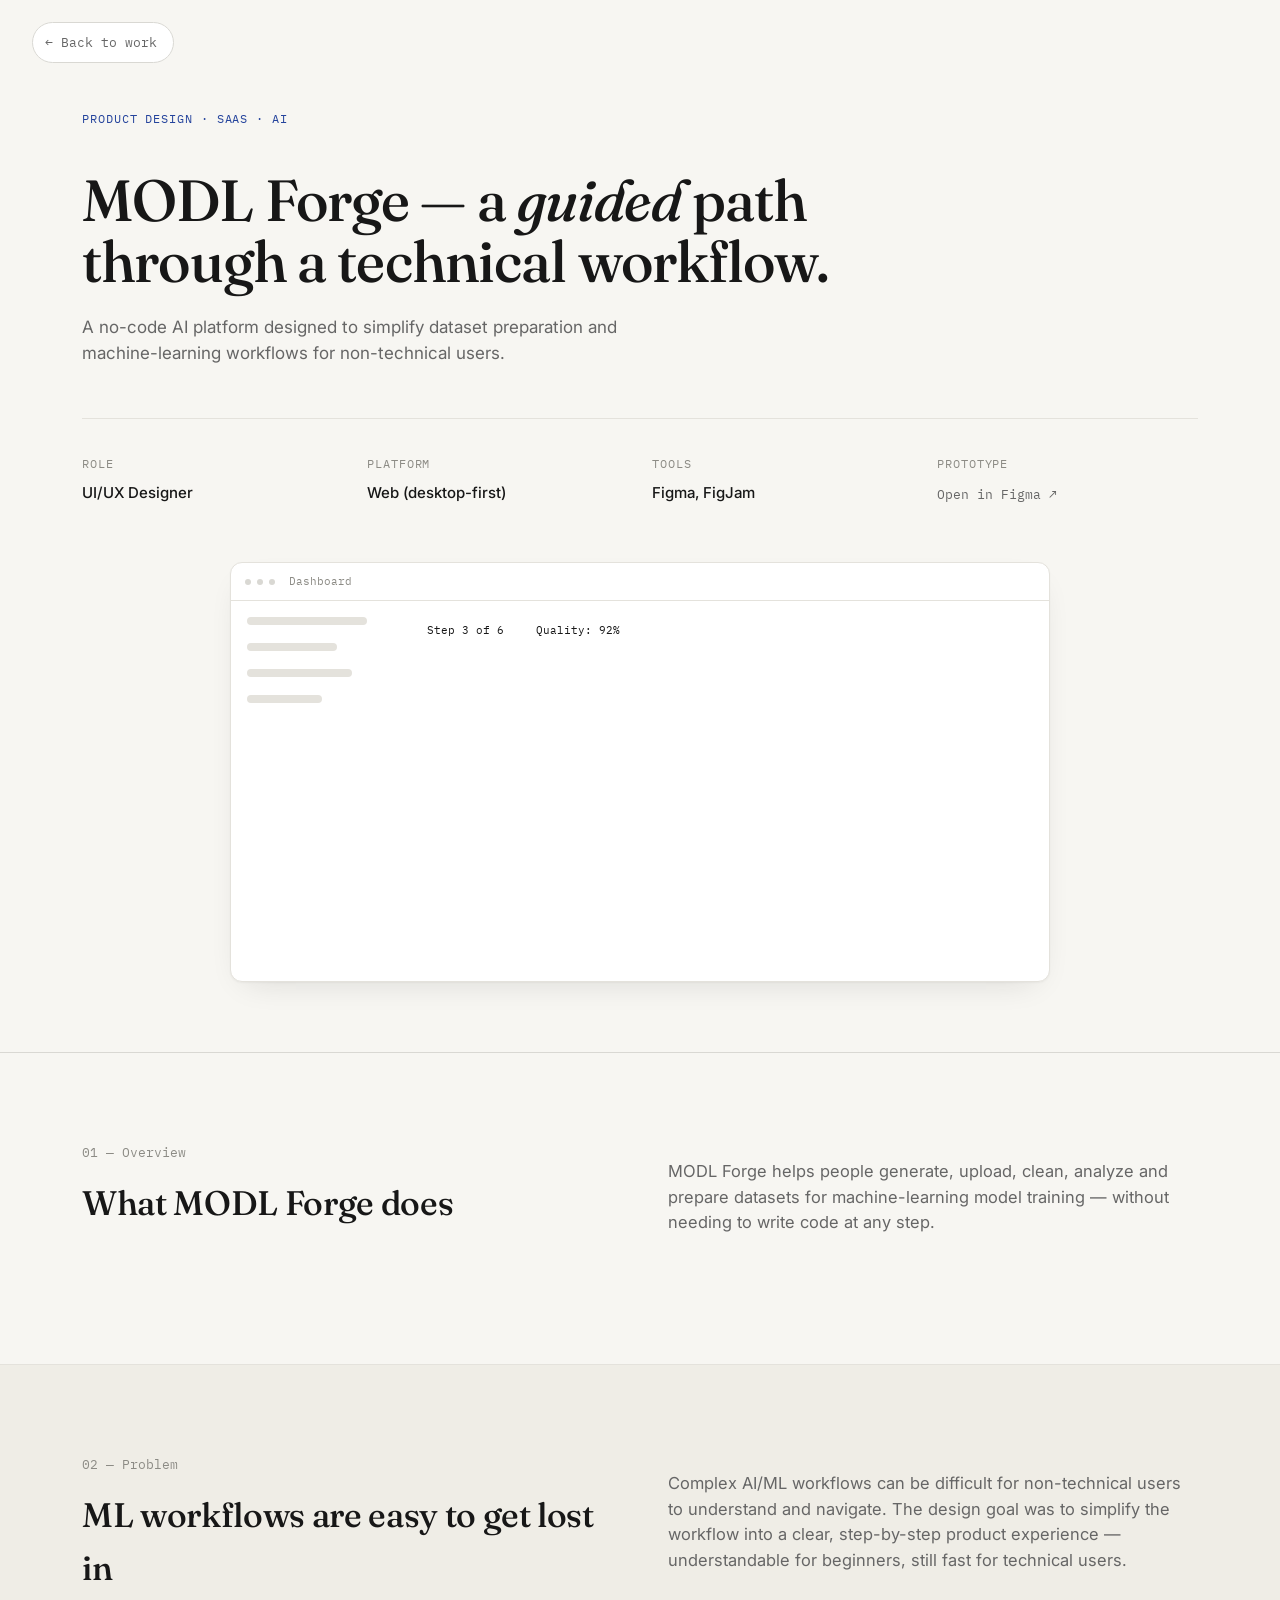
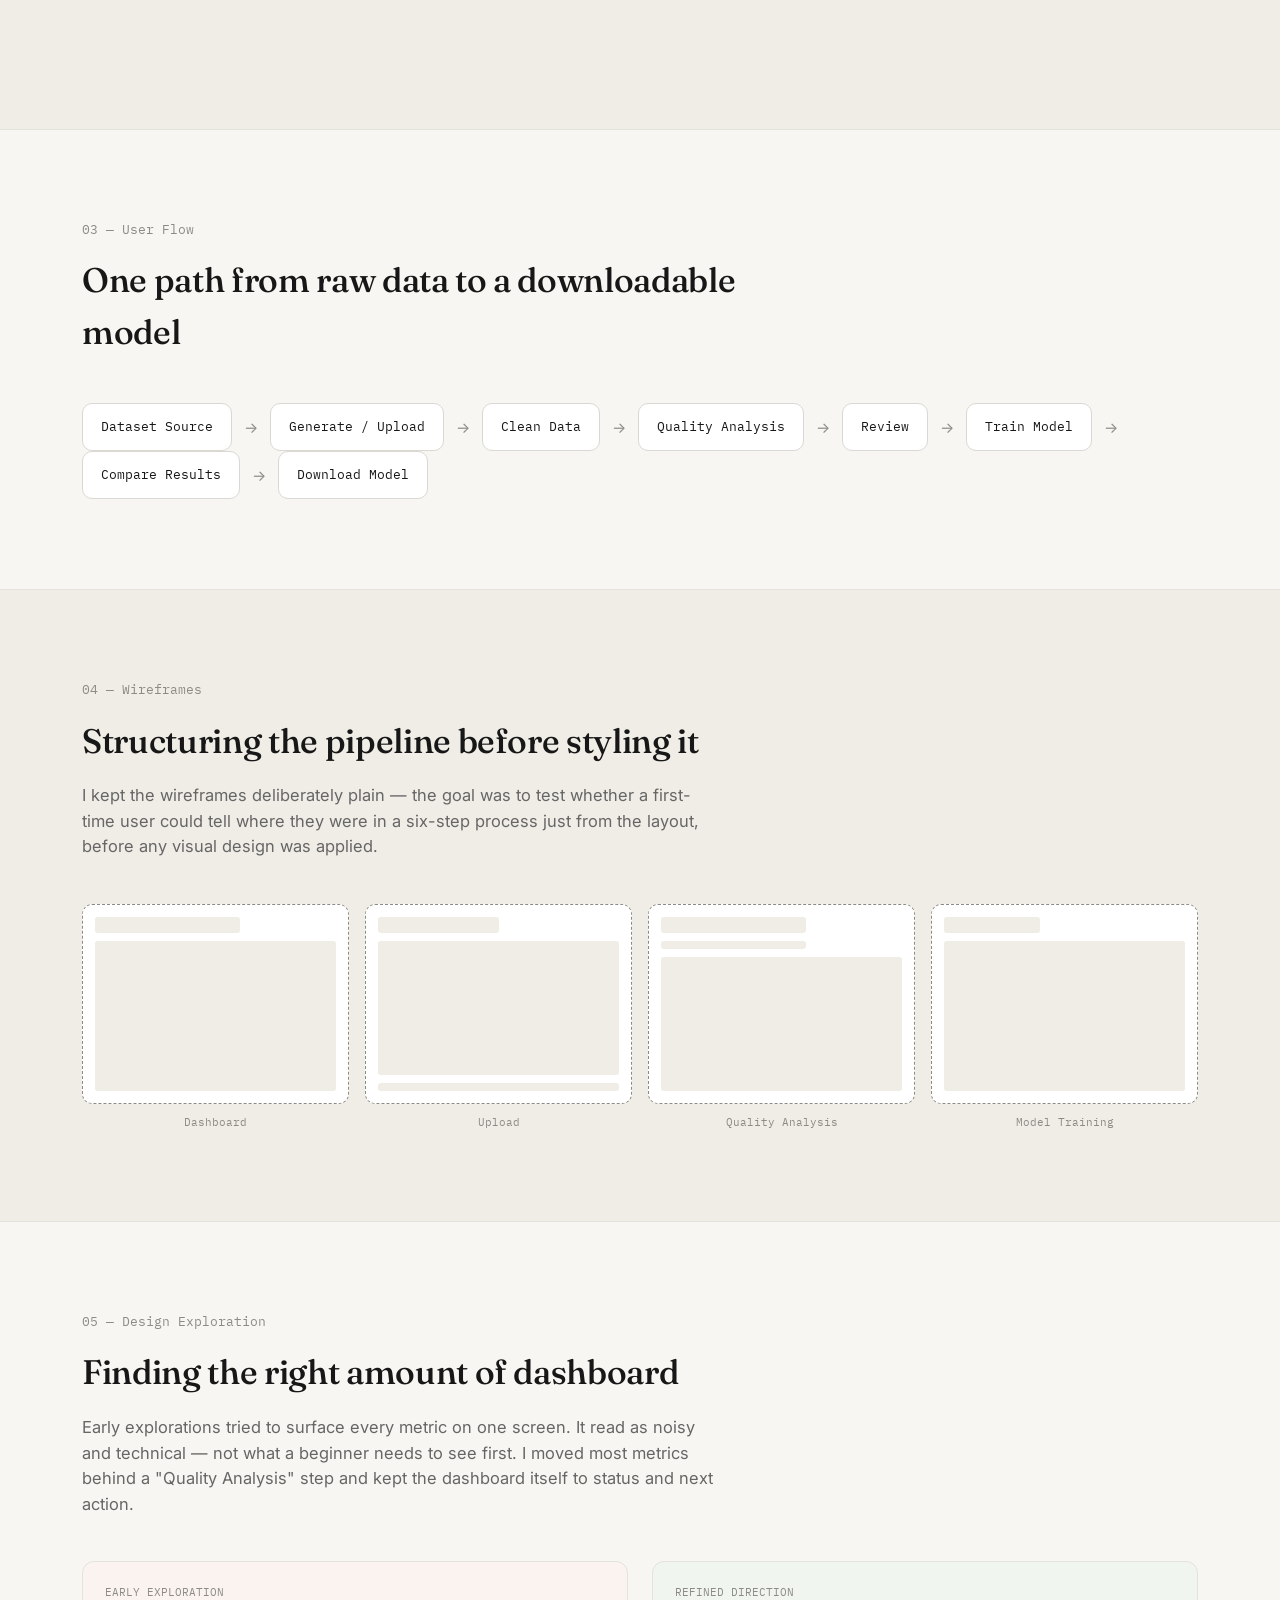
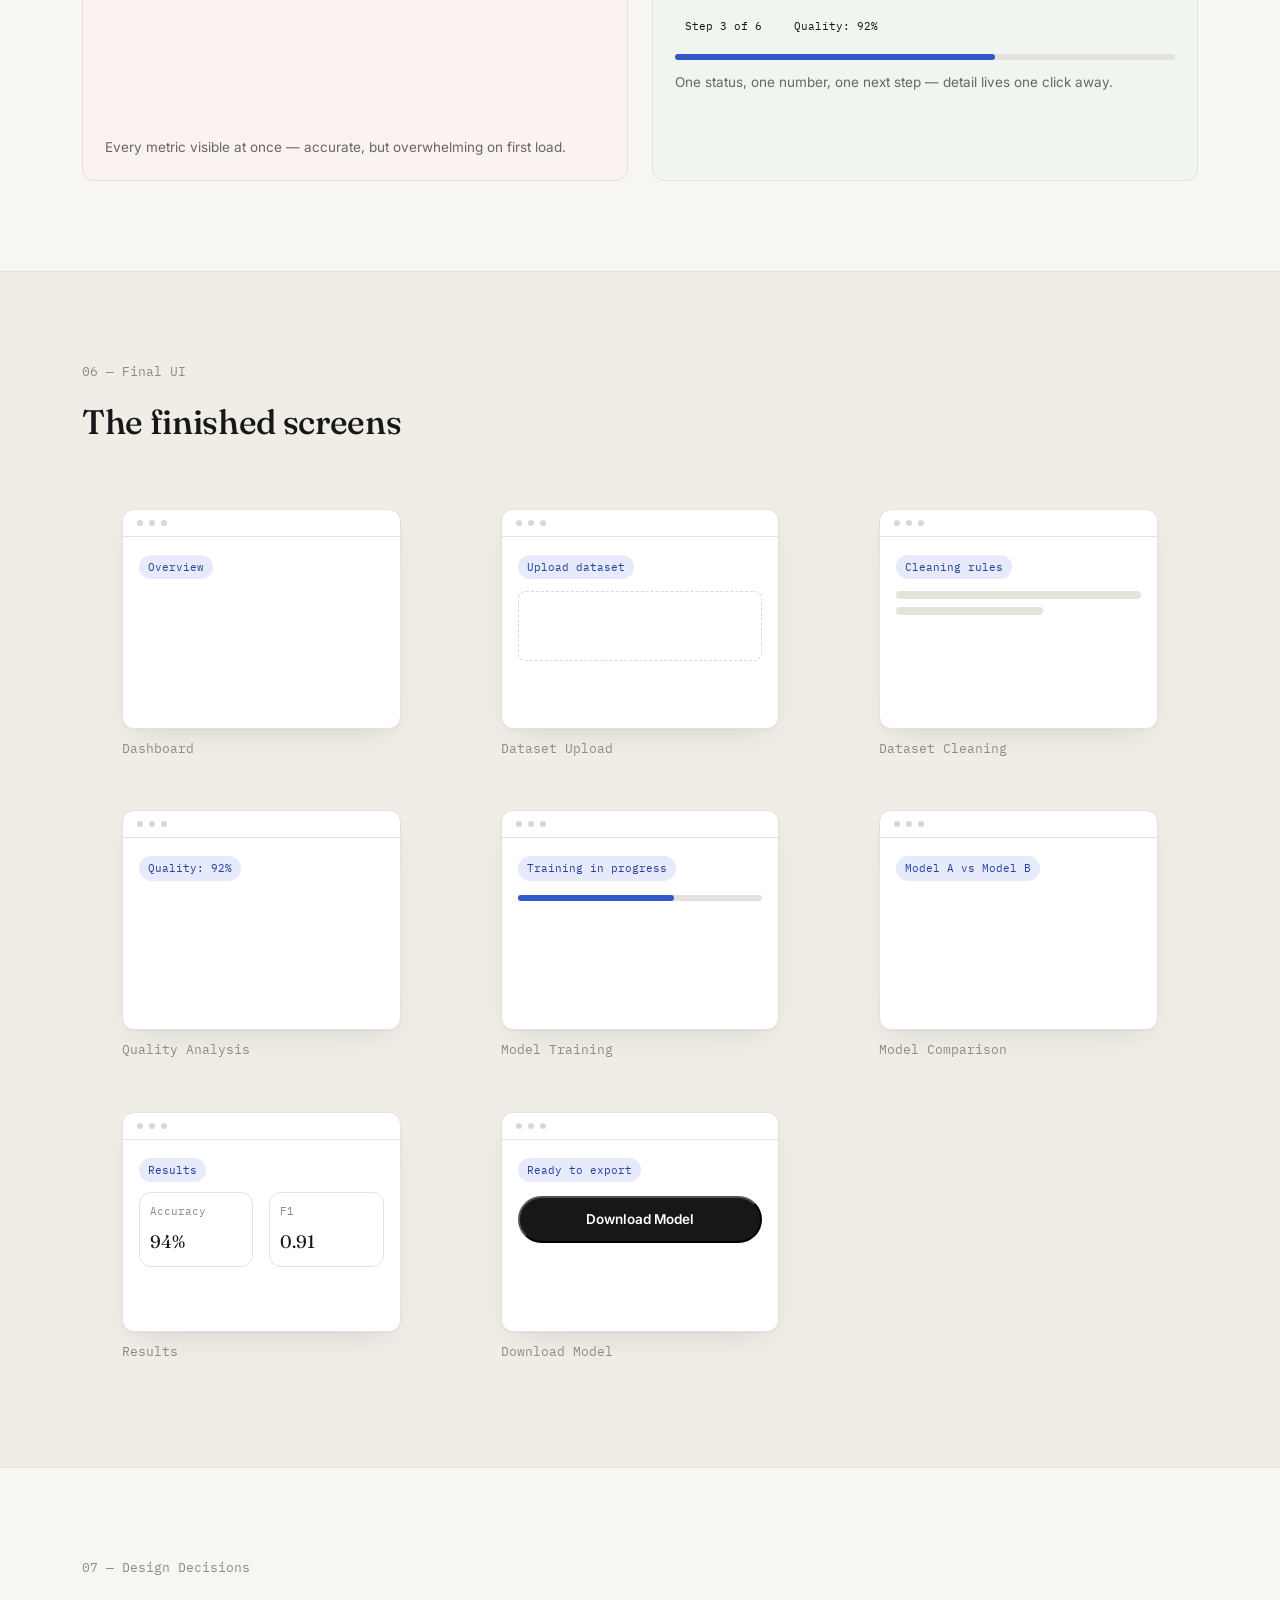
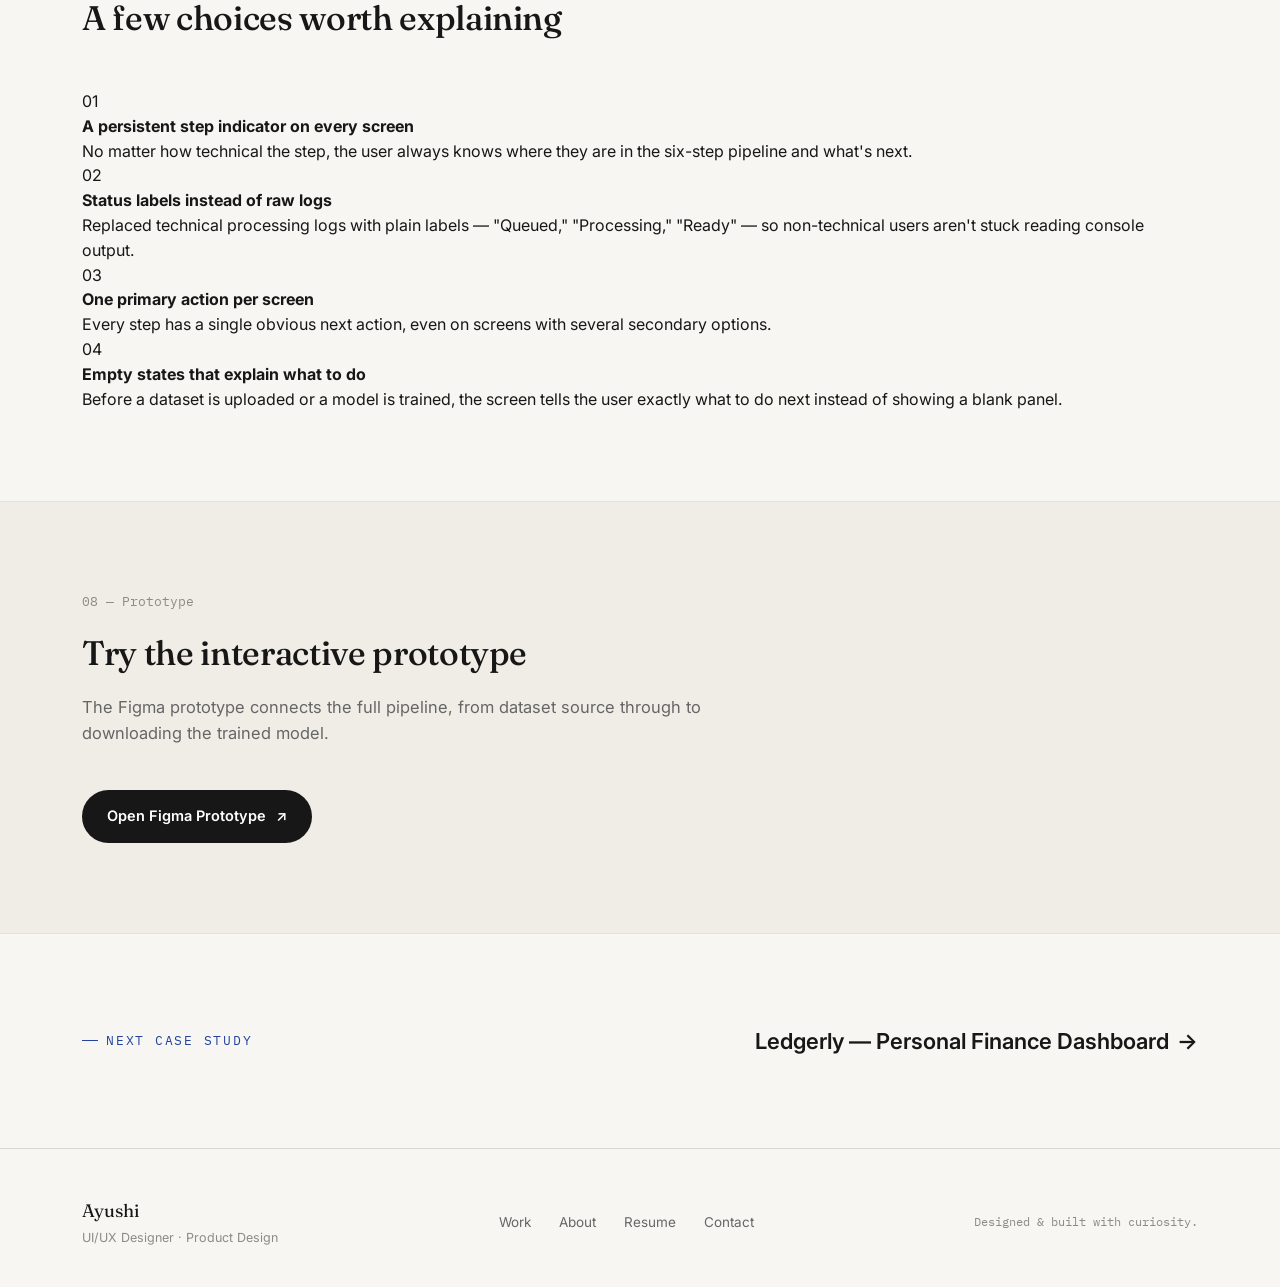
<file: case-study-modl-forge.html>
<!DOCTYPE html>
<html lang="en">
<head>
<meta charset="UTF-8">
<meta name="viewport" content="width=device-width, initial-scale=1.0">
<title>MODL Forge — Case Study · Ayushi</title>
<link rel="preconnect" href="https://fonts.googleapis.com">
<link rel="preconnect" href="https://fonts.gstatic.com" crossorigin>
<link href="https://fonts.googleapis.com/css2?family=Fraunces:ital,opsz,wght@0,9..144,400;0,9..144,500;0,9..144,600;1,9..144,500&family=Inter:wght@400;500;600;700&family=IBM+Plex+Mono:wght@400;500&display=swap" rel="stylesheet">
<link rel="stylesheet" href="style.css">
<link rel="stylesheet" href="case-study.css">
</head>
<body>

<a href="index.html#work" class="cs-back">← Back to work</a>

<main>
  <!-- HERO -->
  <section class="cs-hero">
    <div class="wrap">
      <div class="cs-kicker reveal">
        <span class="work-eyebrow"><span class="cat">Product Design · SaaS · AI</span></span>
      </div>
      <h1 class="cs-title reveal">MODL Forge — a <em>guided</em> path through a technical workflow.</h1>
      <p class="cs-desc reveal">A no-code AI platform designed to simplify dataset preparation and machine-learning workflows for non-technical users.</p>

      <div class="cs-meta reveal">
        <div><span class="label">Role</span><span class="value">UI/UX Designer</span></div>
        <div><span class="label">Platform</span><span class="value">Web (desktop-first)</span></div>
        <div><span class="label">Tools</span><span class="value">Figma, FigJam</span></div>
        <div><span class="label">Prototype</span><a href="PASTE_MODL_FORGE_FIGMA_LINK_HERE" target="_blank" rel="noopener noreferrer" class="figma-btn" data-figma="modlForge" style="padding:0">Open in Figma ↗</a></div>
      </div>

      <div class="cs-hero-visual reveal">
        <div class="screen" style="width:100%;max-width:820px;height:100%;margin:0 auto">
          <div class="screen-head"><i></i><i></i><i></i><span class="font-mono" style="font-size:11px;color:var(--ink-faint);margin-left:8px">Dashboard</span></div>
          <div class="screen-body" style="height:calc(100% - 40px);display:grid;grid-template-columns:150px 1fr;gap:20px">
            <div style="display:grid;gap:10px;align-content:start">
              <div class="bar" style="width:80%"></div>
              <div class="bar" style="width:60%"></div>
              <div class="bar" style="width:70%"></div>
              <div class="bar" style="width:50%"></div>
            </div>
            <div>
              <div style="display:flex;gap:12px;margin-bottom:16px">
                <span class="comp-tag">Step 3 of 6</span>
                <span class="comp-tag">Quality: 92%</span>
              </div>
              <div class="bar-chart"><div class="b" style="height:35%"></div><div class="b hi" style="height:90%"></div><div class="b" style="height:55%"></div><div class="b" style="height:75%"></div><div class="b hi" style="height:85%"></div><div class="b" style="height:45%"></div></div>
            </div>
          </div>
        </div>
      </div>
    </div>
  </section>

  <!-- 01 OVERVIEW -->
  <section class="cs-section">
    <div class="wrap cs-two-col">
      <div class="cs-section-head reveal">
        <span class="cs-num">01 — Overview</span>
        <h2 class="cs-h2">What MODL Forge does</h2>
      </div>
      <p class="cs-lead reveal">MODL Forge helps people generate, upload, clean, analyze and prepare datasets for machine-learning model training — without needing to write code at any step.</p>
    </div>
  </section>

  <!-- 02 PROBLEM -->
  <section class="cs-section" style="background:var(--bg-alt)">
    <div class="wrap cs-two-col">
      <div class="cs-section-head reveal">
        <span class="cs-num">02 — Problem</span>
        <h2 class="cs-h2">ML workflows are easy to get lost in</h2>
      </div>
      <p class="cs-lead reveal">Complex AI/ML workflows can be difficult for non-technical users to understand and navigate. The design goal was to simplify the workflow into a clear, step-by-step product experience — understandable for beginners, still fast for technical users.</p>
    </div>
  </section>

  <!-- 03 USER FLOW -->
  <section class="cs-section">
    <div class="wrap">
      <div class="cs-section-head reveal">
        <span class="cs-num">03 — User Flow</span>
        <h2 class="cs-h2">One path from raw data to a downloadable model</h2>
      </div>
      <div class="flow reveal">
        <span class="flow-step">Dataset Source</span><span class="flow-arrow">→</span>
        <span class="flow-step">Generate / Upload</span><span class="flow-arrow">→</span>
        <span class="flow-step">Clean Data</span><span class="flow-arrow">→</span>
        <span class="flow-step">Quality Analysis</span><span class="flow-arrow">→</span>
        <span class="flow-step">Review</span><span class="flow-arrow">→</span>
        <span class="flow-step">Train Model</span><span class="flow-arrow">→</span>
        <span class="flow-step">Compare Results</span><span class="flow-arrow">→</span>
        <span class="flow-step">Download Model</span>
      </div>
    </div>
  </section>

  <!-- 04 WIREFRAMES -->
  <section class="cs-section" style="background:var(--bg-alt)">
    <div class="wrap">
      <div class="cs-section-head reveal">
        <span class="cs-num">04 — Wireframes</span>
        <h2 class="cs-h2">Structuring the pipeline before styling it</h2>
        <p class="cs-lead">I kept the wireframes deliberately plain — the goal was to test whether a first-time user could tell where they were in a six-step process just from the layout, before any visual design was applied.</p>
      </div>
      <div class="wf-grid reveal">
        <div><div class="wf-frame" style="aspect-ratio:4/3"><div class="wf-box wf-h"></div><div class="wf-box wf-block"></div></div><p class="wf-caption">Dashboard</p></div>
        <div><div class="wf-frame" style="aspect-ratio:4/3"><div class="wf-box wf-h" style="width:50%"></div><div class="wf-box wf-block"></div><div class="wf-box wf-line"></div></div><p class="wf-caption">Upload</p></div>
        <div><div class="wf-frame" style="aspect-ratio:4/3"><div class="wf-box wf-h"></div><div class="wf-box wf-line" style="width:60%"></div><div class="wf-box wf-block"></div></div><p class="wf-caption">Quality Analysis</p></div>
        <div><div class="wf-frame" style="aspect-ratio:4/3"><div class="wf-box wf-h" style="width:40%"></div><div class="wf-box wf-block"></div></div><p class="wf-caption">Model Training</p></div>
      </div>
    </div>
  </section>

  <!-- 05 DESIGN EXPLORATION -->
  <section class="cs-section">
    <div class="wrap">
      <div class="cs-section-head reveal">
        <span class="cs-num">05 — Design Exploration</span>
        <h2 class="cs-h2">Finding the right amount of dashboard</h2>
        <p class="cs-lead">Early explorations tried to surface every metric on one screen. It read as noisy and technical — not what a beginner needs to see first. I moved most metrics behind a "Quality Analysis" step and kept the dashboard itself to status and next action.</p>
      </div>
      <div class="ba-row reveal">
        <div class="ba-card before">
          <span class="ba-label">Early exploration</span>
          <div class="bar-chart"><div class="b hi" style="height:80%"></div><div class="b hi" style="height:60%"></div><div class="b" style="height:40%"></div><div class="b hi" style="height:90%"></div><div class="b" style="height:30%"></div></div>
          <p style="font-size:13.5px;color:var(--ink-soft);margin-top:12px">Every metric visible at once — accurate, but overwhelming on first load.</p>
        </div>
        <div class="ba-card after">
          <span class="ba-label">Refined direction</span>
          <div style="display:flex;gap:12px;margin-bottom:10px"><span class="comp-tag">Step 3 of 6</span><span class="comp-tag">Quality: 92%</span></div>
          <div class="progress-track"><div class="progress-fill" style="width:64%"></div></div>
          <p style="font-size:13.5px;color:var(--ink-soft);margin-top:12px">One status, one number, one next step — detail lives one click away.</p>
        </div>
      </div>
    </div>
  </section>

  <!-- 06 FINAL UI -->
  <section class="cs-section" style="background:var(--bg-alt)">
    <div class="wrap">
      <div class="cs-section-head reveal">
        <span class="cs-num">06 — Final UI</span>
        <h2 class="cs-h2">The finished screens</h2>
      </div>
      <div class="ui-gallery cols-3 reveal">
        <figure class="ui-shot"><div class="screen" style="height:220px"><div class="screen-head"><i></i><i></i><i></i></div><div class="screen-body"><span class="chip">Overview</span><div class="bar-chart"><div class="b hi" style="height:70%"></div><div class="b" style="height:40%"></div><div class="b" style="height:60%"></div></div></div></div><figcaption>Dashboard</figcaption></figure>
        <figure class="ui-shot"><div class="screen" style="height:220px"><div class="screen-head"><i></i><i></i><i></i></div><div class="screen-body"><span class="chip">Upload dataset</span><div style="border:1.5px dashed var(--line);border-radius:8px;height:70px;margin-top:12px"></div></div></div><figcaption>Dataset Upload</figcaption></figure>
        <figure class="ui-shot"><div class="screen" style="height:220px"><div class="screen-head"><i></i><i></i><i></i></div><div class="screen-body"><span class="chip">Cleaning rules</span><div class="bar" style="margin-top:12px"></div><div class="bar" style="width:60%"></div></div></div><figcaption>Dataset Cleaning</figcaption></figure>
        <figure class="ui-shot"><div class="screen" style="height:220px"><div class="screen-head"><i></i><i></i><i></i></div><div class="screen-body"><span class="chip">Quality: 92%</span><div class="bar-chart"><div class="b hi" style="height:80%"></div><div class="b" style="height:30%"></div></div></div></div><figcaption>Quality Analysis</figcaption></figure>
        <figure class="ui-shot"><div class="screen" style="height:220px"><div class="screen-head"><i></i><i></i><i></i></div><div class="screen-body"><span class="chip">Training in progress</span><div class="progress-track" style="margin-top:14px"><div class="progress-fill" style="width:64%"></div></div></div></div><figcaption>Model Training</figcaption></figure>
        <figure class="ui-shot"><div class="screen" style="height:220px"><div class="screen-head"><i></i><i></i><i></i></div><div class="screen-body"><span class="chip">Model A vs Model B</span><div class="bar-chart"><div class="b" style="height:50%"></div><div class="b hi" style="height:85%"></div></div></div></div><figcaption>Model Comparison</figcaption></figure>
        <figure class="ui-shot"><div class="screen" style="height:220px"><div class="screen-head"><i></i><i></i><i></i></div><div class="screen-body"><span class="chip">Results</span><div class="metric-grid" style="grid-template-columns:1fr 1fr;margin-top:10px"><div class="metric-card" style="padding:10px"><div class="label">Accuracy</div><div class="val" style="font-size:18px">94%</div></div><div class="metric-card" style="padding:10px"><div class="label">F1</div><div class="val" style="font-size:18px">0.91</div></div></div></div></div><figcaption>Results</figcaption></figure>
        <figure class="ui-shot"><div class="screen" style="height:220px"><div class="screen-head"><i></i><i></i><i></i></div><div class="screen-body"><span class="chip">Ready to export</span><button class="comp-btn primary" style="width:100%;margin-top:14px;text-align:center;display:block">Download Model</button></div></div><figcaption>Download Model</figcaption></figure>
      </div>
    </div>
  </section>

  <!-- 07 DESIGN DECISIONS -->
  <section class="cs-section">
    <div class="wrap">
      <div class="cs-section-head reveal">
        <span class="cs-num">07 — Design Decisions</span>
        <h2 class="cs-h2">A few choices worth explaining</h2>
      </div>
      <div class="decision-list reveal">
        <div class="decision-item">
          <span class="n">01</span>
          <div><h4>A persistent step indicator on every screen</h4><p>No matter how technical the step, the user always knows where they are in the six-step pipeline and what's next.</p></div>
        </div>
        <div class="decision-item">
          <span class="n">02</span>
          <div><h4>Status labels instead of raw logs</h4><p>Replaced technical processing logs with plain labels — "Queued," "Processing," "Ready" — so non-technical users aren't stuck reading console output.</p></div>
        </div>
        <div class="decision-item">
          <span class="n">03</span>
          <div><h4>One primary action per screen</h4><p>Every step has a single obvious next action, even on screens with several secondary options.</p></div>
        </div>
        <div class="decision-item">
          <span class="n">04</span>
          <div><h4>Empty states that explain what to do</h4><p>Before a dataset is uploaded or a model is trained, the screen tells the user exactly what to do next instead of showing a blank panel.</p></div>
        </div>
      </div>
    </div>
  </section>

  <!-- 08 PROTOTYPE -->
  <section class="cs-section" style="background:var(--bg-alt);border-bottom:none">
    <div class="wrap">
      <div class="cs-section-head reveal">
        <span class="cs-num">08 — Prototype</span>
        <h2 class="cs-h2">Try the interactive prototype</h2>
        <p class="cs-lead">The Figma prototype connects the full pipeline, from dataset source through to downloading the trained model.</p>
      </div>
      <a href="PASTE_MODL_FORGE_FIGMA_LINK_HERE" target="_blank" rel="noopener noreferrer" class="btn btn-primary reveal" data-figma="modlForge">Open Figma Prototype <span class="btn-arrow">↗</span></a>
    </div>
  </section>

  <!-- NEXT PROJECT -->
  <section class="cs-section" style="border-bottom:none;border-top:1px solid var(--line-soft)">
    <div class="wrap" style="display:flex;justify-content:space-between;align-items:center;flex-wrap:wrap;gap:20px">
      <span class="eyebrow">Next case study</span>
      <a href="case-study-ledgerly.html" class="work-link" style="font-size:22px">Ledgerly — Personal Finance Dashboard <span class="btn-arrow">→</span></a>
    </div>
  </section>
</main>

<footer class="footer">
  <div class="wrap footer-inner">
    <div class="footer-brand">Ayushi<small>UI/UX Designer · Product Design</small></div>
    <div class="footer-links">
      <a href="index.html#work">Work</a>
      <a href="index.html#about">About</a>
      <a href="index.html#resume">Resume</a>
      <a href="index.html#contact">Contact</a>
    </div>
    <div class="footer-note">Designed &amp; built with curiosity.</div>
  </div>
</footer>

<script src="script.js"></script>
</body>
</html>
</file>
<file: style.css>
/* =========================================================
   AYUSHI — UI/UX PORTFOLIO
   Design tokens
   ========================================================= */
:root{
  --bg:        #F7F6F2;
  --bg-alt:    #EFEDE6;
  --panel:     #FFFFFF;
  --ink:       #171717;
  --ink-soft:  #666666;
  --ink-faint: #8C8B85;
  --line:      #D9D8D3;
  --line-soft: #E4E2DC;

  --accent:      #3157C8;
  --accent-dim:  #24439C;
  --accent-pale: #E6EAFA;
  --clay:        #B5553B;

  --radius-s: 6px;
  --radius-m: 12px;
  --radius-l: 20px;

  --shadow-card: 0 1px 2px rgba(23,23,23,0.04), 0 12px 32px -16px rgba(23,23,23,0.16);
  --shadow-pop:  0 24px 60px -20px rgba(23,23,23,0.26);

  --ease: cubic-bezier(.22,.68,0,1);
  --container: 1180px;
}

*,*::before,*::after{ box-sizing:border-box; }
html{ scroll-behavior:smooth; }
@media (prefers-reduced-motion: reduce){
  html{ scroll-behavior:auto; }
  *,*::before,*::after{ animation-duration:0.001ms !important; animation-iteration-count:1 !important; transition-duration:0.001ms !important; scroll-behavior:auto !important; }
}

body{
  margin:0;
  background:var(--bg);
  color:var(--ink);
  font-family:'Inter',system-ui,-apple-system,sans-serif;
  font-size:16px;
  line-height:1.55;
  -webkit-font-smoothing:antialiased;
  overflow-x:hidden;
}

img{ max-width:100%; display:block; }
a{ color:inherit; text-decoration:none; }
button{ font:inherit; cursor:pointer; }
ul{ margin:0; padding:0; list-style:none; }
h1,h2,h3,h4,p{ margin:0; }

::selection{ background:var(--accent); color:#fff; }

a:focus-visible, button:focus-visible, input:focus-visible, textarea:focus-visible{
  outline:2px solid var(--accent);
  outline-offset:3px;
  border-radius:4px;
}

.font-display{ font-family:'Fraunces',Georgia,serif; }
.font-mono{ font-family:'IBM Plex Mono',ui-monospace,monospace; }

.eyebrow{
  font-family:'IBM Plex Mono',monospace;
  font-size:12.5px;
  letter-spacing:.14em;
  text-transform:uppercase;
  color:var(--accent-dim);
  display:inline-flex;
  align-items:center;
  gap:8px;
}
.eyebrow::before{
  content:'';
  width:16px; height:1px;
  background:var(--accent-dim);
}

.wrap{
  max-width:var(--container);
  margin:0 auto;
  padding:0 32px;
}
@media (max-width:640px){ .wrap{ padding:0 20px; } }

section{ position:relative; }

/* ---------- Reveal on scroll ---------- */
.reveal{
  opacity:0;
  transform:translateY(18px);
  transition:opacity .7s var(--ease), transform .7s var(--ease);
}
.reveal.is-visible{ opacity:1; transform:none; }
.reveal-stagger > *{ transition-delay:calc(var(--i,0) * 70ms); }

/* ---------- Buttons ---------- */
.btn{
  display:inline-flex;
  align-items:center;
  gap:10px;
  font-family:'Inter',sans-serif;
  font-weight:600;
  font-size:14.5px;
  padding:14px 24px;
  border-radius:100px;
  border:1px solid transparent;
  transition:transform .35s var(--ease), background .25s, color .25s, border-color .25s, box-shadow .25s;
  white-space:nowrap;
}
.btn:active{ transform:scale(.97); }
.btn-primary{ background:var(--ink); color:#fff; }
.btn-primary:hover{ background:var(--accent); }
.btn-ghost{ background:transparent; color:var(--ink); border-color:var(--line); }
.btn-ghost:hover{ border-color:var(--ink); background:var(--panel); }
.btn-arrow{ transition:transform .3s var(--ease); }
.btn:hover .btn-arrow{ transform:translateX(3px); }

/* Figma prototype link — visually secondary to case study link */
.figma-btn{
  display:inline-flex;
  align-items:center;
  gap:8px;
  font-family:'IBM Plex Mono',monospace;
  font-size:13px;
  color:var(--ink-soft);
  padding:12px 4px;
  border-bottom:1px solid transparent;
  transition:color .25s, border-color .25s;
}
.figma-btn:hover{ color:var(--accent); border-color:var(--accent); }

/* =========================================================
   NAV
   ========================================================= */
.nav{
  position:fixed; top:0; left:0; right:0; z-index:100;
  padding:18px 0;
  transition:background .35s var(--ease), box-shadow .35s var(--ease), padding .35s var(--ease), border-color .35s;
  border-bottom:1px solid transparent;
}
.nav.is-scrolled{
  background:rgba(247,246,242,.88);
  backdrop-filter:blur(14px) saturate(1.4);
  -webkit-backdrop-filter:blur(14px) saturate(1.4);
  border-color:var(--line);
  padding:12px 0;
}
.nav-inner{ display:flex; align-items:center; justify-content:space-between; }
.nav-logo{ font-family:'Fraunces',serif; font-size:20px; font-weight:600; letter-spacing:-.01em; }
.nav-logo span{ color:var(--accent); }
.nav-links{ display:flex; align-items:center; gap:36px; }
.nav-links a{ font-size:14.5px; font-weight:500; color:var(--ink-soft); position:relative; padding:4px 0; transition:color .25s; }
.nav-links a::after{ content:''; position:absolute; left:0; right:100%; bottom:0; height:1px; background:var(--ink); transition:right .3s var(--ease); }
.nav-links a:hover{ color:var(--ink); }
.nav-links a:hover::after{ right:0; }
.nav-cta{ display:flex; align-items:center; gap:18px; }
.nav-burger{ display:none; }

@media (max-width:900px){
  .nav-links{ display:none; }
  .nav-cta .btn-primary{ padding:11px 18px; font-size:13.5px; }
  .nav-burger{ display:flex; flex-direction:column; gap:5px; width:26px; height:20px; justify-content:center; background:none; border:none; padding:0; }
  .nav-burger span{ display:block; height:2px; background:var(--ink); border-radius:2px; transition:transform .3s var(--ease), opacity .3s; }
  .nav-burger.is-open span:nth-child(1){ transform:translateY(7px) rotate(45deg); }
  .nav-burger.is-open span:nth-child(2){ opacity:0; }
  .nav-burger.is-open span:nth-child(3){ transform:translateY(-7px) rotate(-45deg); }
}

.mobile-menu{
  position:fixed; inset:0; z-index:99;
  background:var(--bg);
  display:flex; flex-direction:column;
  padding:100px 28px 40px;
  transform:translateY(-100%);
  transition:transform .45s var(--ease);
}
.mobile-menu.is-open{ transform:translateY(0); }
.mobile-menu a{ font-family:'Fraunces',serif; font-size:34px; padding:14px 0; border-bottom:1px solid var(--line-soft); }
.mobile-menu .btn{ margin-top:28px; align-self:flex-start; }

/* =========================================================
   HERO
   ========================================================= */
.hero{ padding:168px 0 90px; overflow:hidden; }
.hero-grid{ display:grid; grid-template-columns:1.15fr .85fr; gap:56px; align-items:center; }
.badge{
  display:inline-flex; align-items:center; gap:9px;
  font-family:'IBM Plex Mono',monospace; font-size:12.5px; letter-spacing:.03em;
  background:var(--panel); border:1px solid var(--line);
  padding:8px 16px 8px 12px; border-radius:100px; color:var(--ink-soft);
  margin-bottom:28px;
}
.badge .dot{ width:7px; height:7px; border-radius:50%; background:var(--accent); box-shadow:0 0 0 3px var(--accent-pale); animation:pulse 2.4s infinite; }
@keyframes pulse{ 0%,100%{ opacity:1;} 50%{ opacity:.45;} }

.hero-title{ font-family:'Fraunces',serif; font-weight:500; font-size:clamp(32px, 4.4vw, 58px); line-height:1.08; letter-spacing:-.015em; color:var(--ink); }
.hero-title em{ font-style:italic; color:var(--accent); font-weight:500; }
.hero-sub{ margin-top:22px; font-size:17px; color:var(--ink-soft); max-width:460px; line-height:1.6; }
.hero-actions{ display:flex; gap:14px; margin-top:34px; flex-wrap:wrap; }

.hero-visual{ position:relative; height:480px; }
.mock-stack{ position:relative; width:100%; height:100%; }

/* Screen mockup component — used across hero / project blocks / figma lab */
.screen{ background:var(--panel); border-radius:var(--radius-m); border:1px solid var(--line-soft); box-shadow:var(--shadow-card); overflow:hidden; }
.screen-head{ display:flex; align-items:center; gap:6px; padding:10px 14px; border-bottom:1px solid var(--line-soft); }
.screen-head i{ width:6px; height:6px; border-radius:50%; background:var(--line); }
.screen-body{ padding:16px; }
.bar{ height:8px; border-radius:4px; background:var(--line-soft); }
.bar + .bar{ margin-top:8px; }
.chip{ display:inline-flex; align-items:center; font-family:'IBM Plex Mono',monospace; font-size:10.5px; padding:4px 9px; border-radius:100px; background:var(--accent-pale); color:var(--accent-dim); }

.hero-card{ position:absolute; width:230px; }
.hero-card--1{ top:0; right:10px; animation:float1 7s ease-in-out infinite; }
.hero-card--2{ top:190px; left:0; width:220px; animation:float2 8s ease-in-out infinite; }
.hero-card--3{ bottom:10px; right:50px; width:200px; animation:float1 6.5s ease-in-out infinite reverse; }
@keyframes float1{ 0%,100%{ transform:translateY(0);} 50%{ transform:translateY(-12px);} }
@keyframes float2{ 0%,100%{ transform:translateY(0);} 50%{ transform:translateY(10px);} }

/* =========================================================
   QUICK INTRO
   ========================================================= */
.intro{ padding:96px 0; }
.intro-head{ max-width:640px; }
.intro-head h2{ font-family:'Fraunces',serif; font-weight:500; font-style:italic; font-size:clamp(24px,3vw,34px); line-height:1.3; color:var(--ink); }
.intro-body{ display:grid; grid-template-columns:1fr 1fr; gap:64px; margin-top:44px; align-items:start; }
.intro-text{ font-size:16px; color:var(--ink-soft); max-width:460px; }
.intro-highlights{ display:grid; gap:26px; }
.highlight{ display:flex; gap:16px; }
.highlight-num{ font-family:'IBM Plex Mono',monospace; font-size:13px; color:var(--ink-faint); padding-top:3px; flex-shrink:0; width:22px; }
.highlight h3{ font-size:16px; font-weight:600; margin-bottom:5px; }
.highlight p{ font-size:14.5px; color:var(--ink-soft); }

/* =========================================================
   SECTION HEAD (shared)
   ========================================================= */
.section-head{ display:flex; justify-content:space-between; align-items:flex-end; gap:24px; margin-bottom:56px; flex-wrap:wrap; }
.section-head h2{ font-family:'Fraunces',serif; font-weight:500; font-size:clamp(28px,3.6vw,42px); letter-spacing:-.01em; margin-top:14px; }
.section-head p{ color:var(--ink-soft); font-size:16px; max-width:360px; }

/* =========================================================
   SELECTED WORK — large editorial blocks
   ========================================================= */
.work{ padding:50px 0 60px; }
.work-list{ display:flex; flex-direction:column; }

.work-block{ padding:80px 0; border-top:1px solid var(--line); }
.work-block:last-child{ border-bottom:1px solid var(--line); }

.work-block-head{ max-width:640px; margin-bottom:36px; }
.work-eyebrow{ display:flex; align-items:center; gap:14px; margin-bottom:20px; flex-wrap:wrap; }
.work-eyebrow .num{ font-family:'IBM Plex Mono',monospace; font-size:13px; color:var(--ink-faint); }
.work-eyebrow .cat{ font-family:'IBM Plex Mono',monospace; font-size:11.5px; letter-spacing:.08em; text-transform:uppercase; color:var(--accent-dim); }
.concept-badge{ font-family:'IBM Plex Mono',monospace; font-size:10.5px; letter-spacing:.08em; text-transform:uppercase; background:var(--ink); color:#fff; padding:4px 10px; border-radius:100px; }
.work-title{ font-family:'Fraunces',serif; font-weight:500; font-size:clamp(30px,4vw,46px); letter-spacing:-.01em; line-height:1.1; margin-bottom:14px; }
.work-desc{ color:var(--ink-soft); font-size:16px; max-width:480px; }

.work-visual{
  position:relative; border-radius:var(--radius-l); overflow:hidden; background:var(--panel);
  border:1px solid var(--line-soft); box-shadow:var(--shadow-card); padding:36px;
  min-height:420px; display:flex; align-items:center; justify-content:center;
}
.work-visual .screens-row{ display:flex; gap:20px; width:100%; align-items:flex-end; flex-wrap:wrap; justify-content:center; }
.work-visual .screens-row .screen{ flex:1; min-width:200px; max-width:320px; }

.work-foot{ display:flex; align-items:center; justify-content:space-between; gap:24px; flex-wrap:wrap; margin-top:32px; }
.work-tools{ font-family:'IBM Plex Mono',monospace; font-size:12px; color:var(--ink-faint); }
.work-actions{ display:flex; align-items:center; gap:26px; flex-wrap:wrap; }
.work-link{ display:inline-flex; align-items:center; gap:8px; font-weight:600; font-size:15px; transition:color .25s; }
.work-link:hover{ color:var(--accent); }
.work-link .btn-arrow{ transition:transform .3s var(--ease); }
.work-link:hover .btn-arrow{ transform:translateX(4px); }

/* project-specific mini illustrations (CSS-built, no stock imagery) */
.viz-modl .chart-row{ display:flex; align-items:flex-end; gap:6px; height:70px; margin-top:14px; }
.viz-modl .chart-bar{ flex:1; background:var(--accent-pale); border-radius:3px 3px 0 0; }
.viz-modl .chart-bar.hi{ background:var(--accent); }
.progress-track{ height:6px; border-radius:4px; background:var(--line-soft); margin-top:14px; }
.progress-fill{ height:100%; border-radius:4px; background:var(--accent); }

.viz-ledgerly .donut{ width:76px; height:76px; border-radius:50%; background:conic-gradient(var(--accent) 0 35%, var(--ink) 35% 55%, var(--accent-pale) 55% 100%); margin:6px auto 0; }

.viz-bite .phone{ width:150px; border-radius:22px; padding:10px; background:var(--panel); border:1px solid var(--line-soft); box-shadow:var(--shadow-card); }
.viz-bite .phone .screen-inner{ border-radius:14px; overflow:hidden; background:var(--bg-alt); padding:12px; height:260px; }
.viz-bite .food-thumb{ height:60px; border-radius:8px; background:var(--accent-pale); margin-bottom:8px; }

/* =========================================================
   FIGMA LAB
   ========================================================= */
.figma-lab{ padding:20px 0 110px; }
.figma-grid{ display:grid; grid-template-columns:repeat(3,1fr); gap:22px; margin-top:50px; }
.figma-item{ background:var(--panel); border:1px solid var(--line-soft); border-radius:var(--radius-m); overflow:hidden; transition:transform .4s var(--ease), box-shadow .4s var(--ease); }
.figma-item:hover{ transform:translateY(-6px); box-shadow:var(--shadow-pop); }
.figma-item .figma-thumb{ height:160px; padding:18px; display:flex; align-items:center; justify-content:center; }
.figma-item .figma-info{ padding:18px 20px 20px; border-top:1px solid var(--line-soft); }
.figma-item h3{ font-size:15.5px; font-weight:600; margin-bottom:4px; }
.figma-item .figma-type{ font-family:'IBM Plex Mono',monospace; font-size:11.5px; color:var(--ink-faint); margin-bottom:14px; display:block; }
.figma-item .figma-btn{ padding:0; font-size:12.5px; }

.thumb-1{ background:linear-gradient(160deg,#EEF1FB,#D3DBF3); }
.thumb-2{ background:linear-gradient(160deg,#171717,#3A3A3A); }
.thumb-3{ background:linear-gradient(160deg,#F1EFE7,#E3E0D2); }
.thumb-4{ background:linear-gradient(160deg,#EEF1FB,#C7D2F1); }
.thumb-5{ background:linear-gradient(160deg,#FBF0E7,#F0D9C0); }
.thumb-6{ background:linear-gradient(160deg,#171717,#2C2C2C); }

/* =========================================================
   SKILLS
   ========================================================= */
.skills{ padding:100px 0; background:var(--bg-alt); }
.skills-grid{ display:grid; grid-template-columns:repeat(auto-fit,minmax(210px,1fr)); gap:40px 36px; margin-top:50px; }
.skill-col h3{ font-family:'IBM Plex Mono',monospace; font-size:12.5px; letter-spacing:.1em; text-transform:uppercase; color:var(--ink-faint); margin-bottom:22px; padding-bottom:14px; border-bottom:1px solid var(--line); }
.skill-tags{ display:flex; flex-wrap:wrap; gap:9px; }
.skill-tags span{ font-size:13.5px; padding:8px 14px; border-radius:100px; background:var(--panel); border:1px solid var(--line-soft); color:var(--ink-soft); }
.skill-tags span.is-used{ background:var(--ink); color:#fff; border-color:var(--ink); font-weight:500; }

/* =========================================================
   PROCESS
   ========================================================= */
.process{ padding:110px 0; }
.process-grid{ display:grid; grid-template-columns:repeat(3,1fr); gap:1px; background:var(--line); margin-top:50px; border:1px solid var(--line); }
.process-step{ background:var(--bg); padding:36px 30px; }
.process-num{ font-family:'IBM Plex Mono',monospace; font-size:13px; color:var(--ink-faint); margin-bottom:16px; display:block; }
.process-step h3{ font-family:'Fraunces',serif; font-weight:500; font-size:20px; margin-bottom:8px; }
.process-step p{ color:var(--ink-soft); font-size:14.5px; }

/* =========================================================
   ABOUT
   ========================================================= */
.about{ padding:110px 0; }
.about-grid{ display:grid; grid-template-columns:.9fr 1.1fr; gap:70px; align-items:start; }
.about h2{ font-family:'Fraunces',serif; font-weight:500; font-size:clamp(26px,3.2vw,36px); margin-bottom:24px; }
.about-text p{ color:var(--ink-soft); font-size:15.5px; margin-bottom:15px; max-width:480px; }
.about-photo{ aspect-ratio:4/5; border-radius:var(--radius-l); background:linear-gradient(155deg,#EEF1FB,var(--accent-pale)); border:1px solid var(--line-soft); position:relative; overflow:hidden; }
.about-photo::after{ content:'AK'; position:absolute; inset:0; display:flex; align-items:center; justify-content:center; font-family:'Fraunces',serif; font-size:110px; color:rgba(49,87,200,.14); font-weight:600; }
.about-timeline{ display:flex; flex-wrap:wrap; gap:0; margin-top:32px; align-items:center; }
.about-timeline span{ font-family:'IBM Plex Mono',monospace; font-size:12.5px; color:var(--ink-soft); padding:9px 14px; background:var(--panel); border:1px solid var(--line-soft); border-radius:100px; }
.about-timeline .arrow{ color:var(--ink-faint); padding:0 8px; border:none; background:none; }

/* =========================================================
   RESUME
   ========================================================= */
.resume{ padding:20px 0 110px; }
.resume-panel{
  background:var(--ink); color:#F7F6F2; border-radius:var(--radius-l);
  padding:60px 56px; display:flex; align-items:center; justify-content:space-between; gap:40px; flex-wrap:wrap;
  position:relative; overflow:hidden;
}
.resume-panel::before{ content:''; position:absolute; width:420px; height:420px; border-radius:50%; background:radial-gradient(circle,rgba(49,87,200,.16),transparent 70%); top:-160px; right:-120px; }
.resume-panel h2{ font-family:'Fraunces',serif; font-weight:500; font-size:clamp(22px,3vw,32px); margin-bottom:12px; }
.resume-panel p{ color:#C9C9C4; max-width:400px; font-size:15px; }
.resume-actions{ display:flex; gap:14px; flex-wrap:wrap; }
.resume-panel .btn-primary{ background:#fff; color:var(--ink); }
.resume-panel .btn-primary:hover{ background:var(--accent-pale); }
.resume-panel .btn-ghost{ border-color:rgba(255,255,255,.25); color:#fff; }
.resume-panel .btn-ghost:hover{ border-color:#fff; background:rgba(255,255,255,.06); }

/* =========================================================
   CONTACT
   ========================================================= */
.contact{ padding:60px 0 110px; text-align:center; }
.contact h2{ font-family:'Fraunces',serif; font-weight:500; font-style:italic; font-size:clamp(28px,4.6vw,48px); max-width:760px; margin:0 auto; line-height:1.2; }
.contact-sub{ color:var(--ink-soft); font-size:16px; max-width:480px; margin:22px auto 0; }
.contact-cta{ margin-top:44px; }
.contact-links{ margin-top:60px; display:flex; justify-content:center; gap:14px; flex-wrap:wrap; }
.contact-links a{ font-family:'IBM Plex Mono',monospace; font-size:13px; padding:11px 20px; border:1px solid var(--line); border-radius:100px; color:var(--ink-soft); transition:all .25s; }
.contact-links a:hover{ border-color:var(--ink); color:var(--ink); background:var(--panel); }

/* =========================================================
   FOOTER
   ========================================================= */
.footer{ padding:48px 0 40px; border-top:1px solid var(--line); }
.footer-inner{ display:flex; justify-content:space-between; align-items:center; flex-wrap:wrap; gap:20px; }
.footer-brand{ font-family:'Fraunces',serif; font-size:18px; }
.footer-brand small{ display:block; font-family:'Inter',sans-serif; font-size:12.5px; color:var(--ink-faint); font-weight:400; margin-top:3px; }
.footer-links{ display:flex; gap:28px; }
.footer-links a{ font-size:13.5px; color:var(--ink-soft); }
.footer-links a:hover{ color:var(--ink); }
.footer-note{ font-family:'IBM Plex Mono',monospace; font-size:12px; color:var(--ink-faint); }

/* =========================================================
   RESPONSIVE
   ========================================================= */
@media (max-width:980px){
  .hero-grid{ grid-template-columns:1fr; }
  .hero-visual{ height:380px; margin-top:20px; }
  .intro-body{ grid-template-columns:1fr; gap:36px; }
  .work-visual{ min-height:320px; padding:24px; }
  .figma-grid{ grid-template-columns:repeat(2,1fr); }
  .skills-grid{ grid-template-columns:1fr; gap:36px; }
  .process-grid{ grid-template-columns:1fr; }
  .about-grid{ grid-template-columns:1fr; }
  .about-photo{ max-width:320px; }
  .resume-panel{ padding:44px 30px; }
}
@media (max-width:640px){
  .hero{ padding:120px 0 60px; }
  .hero-actions .btn{ width:100%; justify-content:center; }
  .figma-grid{ grid-template-columns:1fr; }
  .section-head{ margin-bottom:36px; }
  .work-block{ padding:56px 0; }
  .work-foot{ flex-direction:column; align-items:flex-start; gap:16px; }
  .contact-links{ flex-direction:column; align-items:center; }
  .footer-inner{ flex-direction:column; align-items:flex-start; }
  .work-visual .screens-row .screen{ min-width:100%; }
}
</file>
<file: case-study.css>
.cs-back{
  position:fixed; top:22px; left:32px; z-index:100;
  display:flex; align-items:center; gap:8px;
  font-family:'IBM Plex Mono',monospace; font-size:12.5px;
  background:var(--panel); border:1px solid var(--line);
  padding:10px 16px 10px 12px; border-radius:100px; color:var(--ink-soft);
  transition:all .25s;
}
.cs-back:hover{ color:var(--ink); border-color:var(--ink); transform:translateX(-2px); }
@media (max-width:640px){ .cs-back{ left:20px; top:16px; } }

.cs-hero{
  padding:110px 0 70px;
  border-bottom:1px solid var(--line);
}
.cs-kicker{ display:flex; gap:12px; align-items:center; margin-bottom:22px; flex-wrap:wrap; }
.cs-title{
  font-family:'Fraunces',serif; font-weight:500; font-size:clamp(32px,5.2vw,58px);
  letter-spacing:-.015em; line-height:1.05; max-width:820px;
}
.cs-title em{ font-style:italic; color:var(--pine); }
.cs-desc{ font-size:17px; color:var(--ink-soft); max-width:600px; margin-top:22px; }

.cs-meta{
  display:grid; grid-template-columns:repeat(4,1fr); gap:24px; margin-top:52px;
  padding-top:36px; border-top:1px solid var(--line-soft);
}
.cs-meta div span{ display:block; }
.cs-meta .label{ font-family:'IBM Plex Mono',monospace; font-size:11.5px; letter-spacing:.08em; text-transform:uppercase; color:var(--ink-faint); margin-bottom:8px; }
.cs-meta .value{ font-size:15px; font-weight:500; }

.cs-hero-visual{ margin-top:56px; height:420px; position:relative; }

.cs-section{ padding:90px 0; border-bottom:1px solid var(--line-soft); }
.cs-section:last-of-type{ border-bottom:none; }
.cs-section-head{ max-width:680px; margin-bottom:44px; }
.cs-num{ font-family:'IBM Plex Mono',monospace; color:var(--ink-faint); font-size:13px; margin-bottom:14px; display:block; }
.cs-h2{ font-family:'Fraunces',serif; font-weight:500; font-size:clamp(24px,3vw,34px); letter-spacing:-.01em; }
.cs-lead{ font-size:16.5px; color:var(--ink-soft); margin-top:16px; max-width:640px; }

.cs-two-col{ display:grid; grid-template-columns:1fr 1fr; gap:56px; }
.cs-note{
  font-family:'IBM Plex Mono',monospace; font-size:12px; color:var(--ink-faint);
  background:var(--bg-alt); border:1px dashed var(--line); padding:10px 14px; border-radius:8px;
  display:inline-block; margin-bottom:20px;
}

/* insight / finding cards */
.cs-card-grid{ display:grid; grid-template-columns:repeat(3,1fr); gap:18px; }
.cs-card{
  background:var(--panel); border:1px solid var(--line-soft); border-radius:var(--radius-m); padding:24px;
  transition:transform .35s var(--ease), box-shadow .35s var(--ease);
}
.cs-card:hover{ transform:translateY(-4px); box-shadow:var(--shadow-card); }
.cs-card .mark{ font-family:'Fraunces',serif; font-style:italic; font-size:30px; color:var(--pine); margin-bottom:12px; display:block; }
.cs-card p{ font-size:14.5px; color:var(--ink-soft); }

/* persona */
.persona-card{
  background:var(--panel); border:1px solid var(--line-soft); border-radius:var(--radius-l);
  padding:40px; display:grid; grid-template-columns:140px 1fr; gap:32px; align-items:start;
}
.persona-avatar{
  width:140px; height:140px; border-radius:50%;
  background:linear-gradient(155deg,var(--pine-pale),#F1E7D3);
  display:flex; align-items:center; justify-content:center;
  font-family:'Fraunces',serif; font-size:44px; color:var(--pine-dim);
}
.persona-name{ font-family:'Fraunces',serif; font-size:24px; margin-bottom:4px; }
.persona-role{ color:var(--ink-faint); font-family:'IBM Plex Mono',monospace; font-size:12.5px; margin-bottom:22px; }
.persona-cols{ display:grid; grid-template-columns:1fr 1fr; gap:28px; }
.persona-cols h4{ font-size:12.5px; text-transform:uppercase; letter-spacing:.08em; color:var(--ink-faint); font-family:'IBM Plex Mono',monospace; margin-bottom:12px; }
.persona-cols ul li{ font-size:14.5px; color:var(--ink-soft); padding:6px 0 6px 18px; position:relative; }
.persona-cols ul li::before{ content:''; position:absolute; left:0; top:14px; width:8px; height:1px; background:var(--ink-faint); }

/* flow diagram */
.flow{ display:flex; flex-wrap:wrap; gap:0; align-items:center; }
.flow-step{
  font-family:'IBM Plex Mono',monospace; font-size:13px; padding:13px 18px; background:var(--panel);
  border:1px solid var(--line); border-radius:10px; white-space:nowrap;
}
.flow-arrow{ padding:0 12px; color:var(--ink-faint); font-size:15px; }
@media (max-width:768px){
  .flow{ flex-direction:column; align-items:flex-start; }
  .flow-arrow{ padding:8px 0 8px 22px; transform:rotate(90deg); }
}

/* information architecture */
.ia-cols{ display:grid; grid-template-columns:repeat(2,1fr); gap:28px; }
.ia-block{ background:var(--panel); border:1px solid var(--line-soft); border-radius:var(--radius-m); padding:26px; }
.ia-block > strong{ font-size:15.5px; display:block; margin-bottom:14px; }
.ia-block ul{ display:grid; gap:9px; }
.ia-block li{ font-size:14px; color:var(--ink-soft); padding-left:16px; position:relative; }
.ia-block li::before{ content:'–'; position:absolute; left:0; color:var(--ink-faint); }
.ia-block li strong{ color:var(--ink); font-weight:500; }
.ia-sub{ padding-left:14px; margin-top:6px; display:grid; gap:5px; }
.ia-sub li{ font-size:13px; color:var(--ink-faint); }

/* wireframes */
.wf-grid{ display:grid; grid-template-columns:repeat(4,1fr); gap:16px; }
.wf-frame{
  aspect-ratio:9/16; border:1.5px dashed var(--ink-faint); border-radius:10px; background:#fff;
  padding:12px; display:flex; flex-direction:column; gap:8px;
}
.wf-frame .wf-box{ background:#EFEDE5; border-radius:3px; }
.wf-frame .wf-h{ height:16px; width:60%; }
.wf-frame .wf-line{ height:8px; }
.wf-frame .wf-block{ flex:1; }
.wf-caption{ text-align:center; font-family:'IBM Plex Mono',monospace; font-size:11px; color:var(--ink-faint); margin-top:10px; }

/* design system swatches */
.ds-row{ display:flex; flex-wrap:wrap; gap:14px; margin-bottom:32px; }
.swatch{ width:84px; }
.swatch-color{ height:60px; border-radius:8px; margin-bottom:8px; border:1px solid rgba(0,0,0,.06); }
.swatch span{ font-family:'IBM Plex Mono',monospace; font-size:10.5px; color:var(--ink-faint); }
.type-sample{ display:flex; align-items:baseline; gap:18px; padding:16px 0; border-bottom:1px solid var(--line-soft); }
.type-sample .tag{ font-family:'IBM Plex Mono',monospace; font-size:11px; color:var(--ink-faint); width:110px; flex-shrink:0; }
.comp-row{ display:flex; gap:14px; flex-wrap:wrap; align-items:center; }
.comp-btn{ padding:11px 20px; border-radius:100px; font-size:13.5px; font-weight:600; }
.comp-btn.primary{ background:var(--ink); color:#fff; }
.comp-btn.outline{ border:1px solid var(--line); }
.comp-input{ padding:11px 16px; border:1px solid var(--line); border-radius:8px; font-size:13px; color:var(--ink-faint); background:#fff; }
.comp-tag{ font-family:'IBM Plex Mono',monospace; font-size:11px; background:var(--pine-pale); color:var(--pine-dim); padding:5px 10px; border-radius:100px; }

/* final UI mockups gallery */
.ui-gallery{ display:grid; grid-template-columns:repeat(4,1fr); gap:20px; }
.ui-gallery.cols-3{ grid-template-columns:repeat(3,1fr); }
.ui-shot{ }
.ui-shot .screen{ height:100%; }
.ui-shot figcaption{ margin-top:10px; font-size:12.5px; color:var(--ink-faint); font-family:'IBM Plex Mono',monospace; }

/* usability findings */
.finding-row{ display:grid; grid-template-columns:1fr 1fr; gap:0; border:1px solid var(--line-soft); border-radius:var(--radius-m); overflow:hidden; margin-bottom:16px; }
.finding-col{ padding:24px 26px; }
.finding-col.problem{ background:#FBF3F0; }
.finding-col.change{ background:#F0F5F0; }
.finding-label{ font-family:'IBM Plex Mono',monospace; font-size:11px; text-transform:uppercase; letter-spacing:.08em; margin-bottom:10px; display:block; }
.finding-col.problem .finding-label{ color:var(--clay); }
.finding-col.change .finding-label{ color:var(--pine); }
.finding-col p{ font-size:14.5px; }
@media (max-width:768px){ .finding-row{ grid-template-columns:1fr; } }

/* outcome list */
.outcome-grid{ display:grid; grid-template-columns:repeat(2,1fr); gap:16px; }
.outcome-item{ display:flex; gap:14px; padding:18px 0; border-top:1px solid var(--line-soft); }
.outcome-item .n{ font-family:'IBM Plex Mono',monospace; color:var(--ink-faint); font-size:13px; }
.outcome-item p{ font-size:15px; }

/* before / after */
.ba-row{ display:grid; grid-template-columns:1fr 1fr; gap:24px; }
.ba-card{ border-radius:var(--radius-m); border:1px solid var(--line-soft); padding:22px; }
.ba-card.before{ background:#FBF3F0; }
.ba-card.after{ background:#F0F5F0; }
.ba-label{ font-family:'IBM Plex Mono',monospace; font-size:11px; text-transform:uppercase; margin-bottom:12px; display:block; color:var(--ink-faint); }
.priority-list{ display:grid; gap:8px; margin-top:6px; }
.priority-list li{ font-size:13.5px; display:flex; gap:10px; align-items:center; }
.priority-list li span{ font-family:'IBM Plex Mono',monospace; font-size:11px; width:18px; height:18px; border-radius:50%; background:var(--pine); color:#fff; display:flex; align-items:center; justify-content:center; flex-shrink:0; }

/* prototype strip */
.proto-strip{ display:flex; gap:16px; overflow-x:auto; padding-bottom:8px; }
.proto-strip .screen{ min-width:170px; flex-shrink:0; }
.proto-strip .flow-arrow{ display:flex; align-items:center; }

/* chart mini components (Modl Forge) */
.metric-grid{ display:grid; grid-template-columns:repeat(4,1fr); gap:16px; margin-top:10px;}
.metric-card{ background:var(--panel); border:1px solid var(--line-soft); border-radius:12px; padding:18px; }
.metric-card .label{ font-family:'IBM Plex Mono',monospace; font-size:11px; color:var(--ink-faint); margin-bottom:8px; }
.metric-card .val{ font-family:'Fraunces',serif; font-size:26px; }
.bar-chart{ display:flex; align-items:flex-end; gap:8px; height:110px; margin-top:14px; }
.bar-chart .b{ flex:1; background:var(--pine-pale); border-radius:4px 4px 0 0; position:relative; }
.bar-chart .b.hi{ background:var(--pine); }

/* responsive stack demo */
.resp-demo{ display:grid; grid-template-columns:2fr 1fr; gap:32px; align-items:end; }

/* mobile nav bottom sheet demo for expense app */
.tabbar{ display:flex; justify-content:space-around; padding:10px 4px; border-top:1px solid var(--line-soft); margin-top:auto; }
.tabbar i{ width:18px; height:18px; border-radius:5px; background:var(--line-soft); }
.tabbar i.on{ background:var(--pine); }

@media (max-width:980px){
  .cs-two-col{ grid-template-columns:1fr; gap:34px; }
  .cs-meta{ grid-template-columns:repeat(2,1fr); }
  .cs-card-grid{ grid-template-columns:repeat(2,1fr); }
  .persona-card{ grid-template-columns:1fr; }
  .persona-cols{ grid-template-columns:1fr; }
  .ia-cols{ grid-template-columns:1fr; }
  .wf-grid{ grid-template-columns:repeat(2,1fr); }
  .ui-gallery, .ui-gallery.cols-3{ grid-template-columns:repeat(2,1fr); }
  .outcome-grid{ grid-template-columns:1fr; }
  .ba-row{ grid-template-columns:1fr; }
  .metric-grid{ grid-template-columns:repeat(2,1fr); }
  .resp-demo{ grid-template-columns:1fr; }
}
@media (max-width:640px){
  .cs-card-grid{ grid-template-columns:1fr; }
  .wf-grid{ grid-template-columns:1fr 1fr; }
  .ui-gallery, .ui-gallery.cols-3{ grid-template-columns:1fr; }
}
</file>
